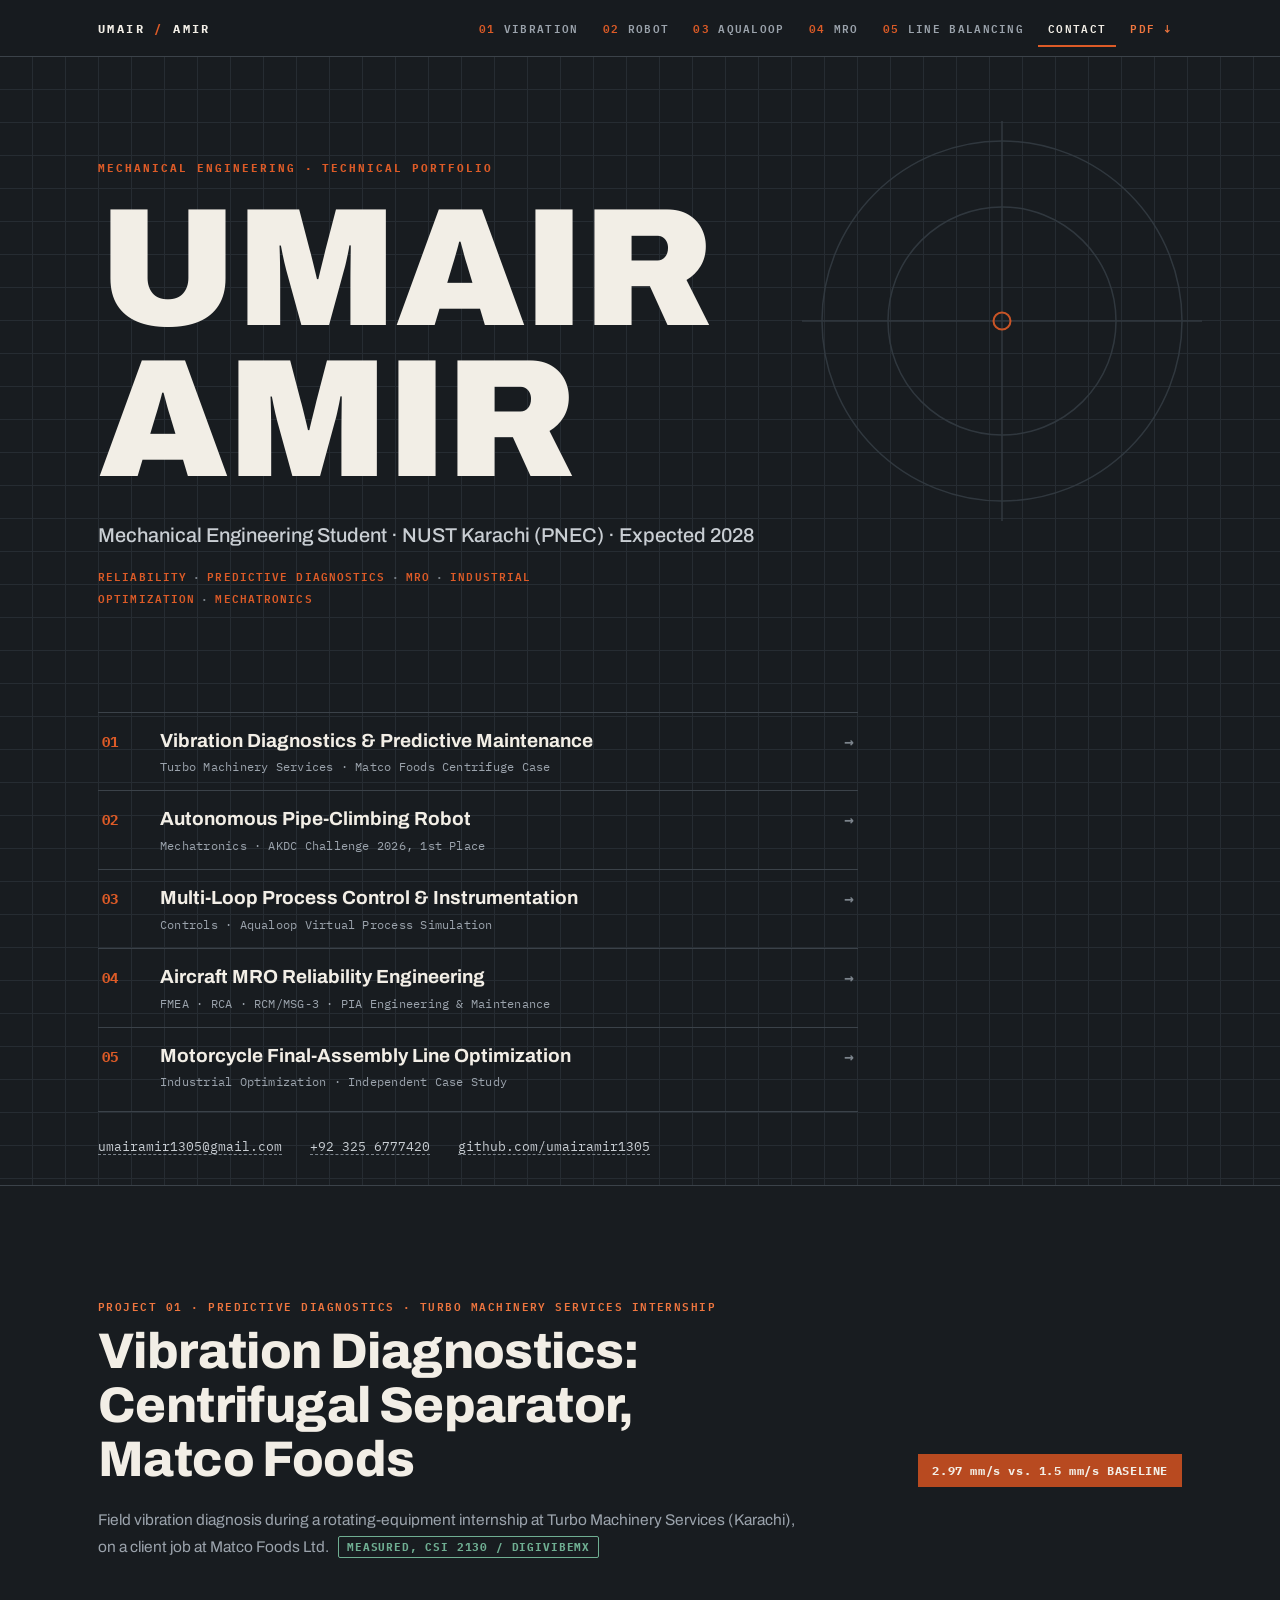
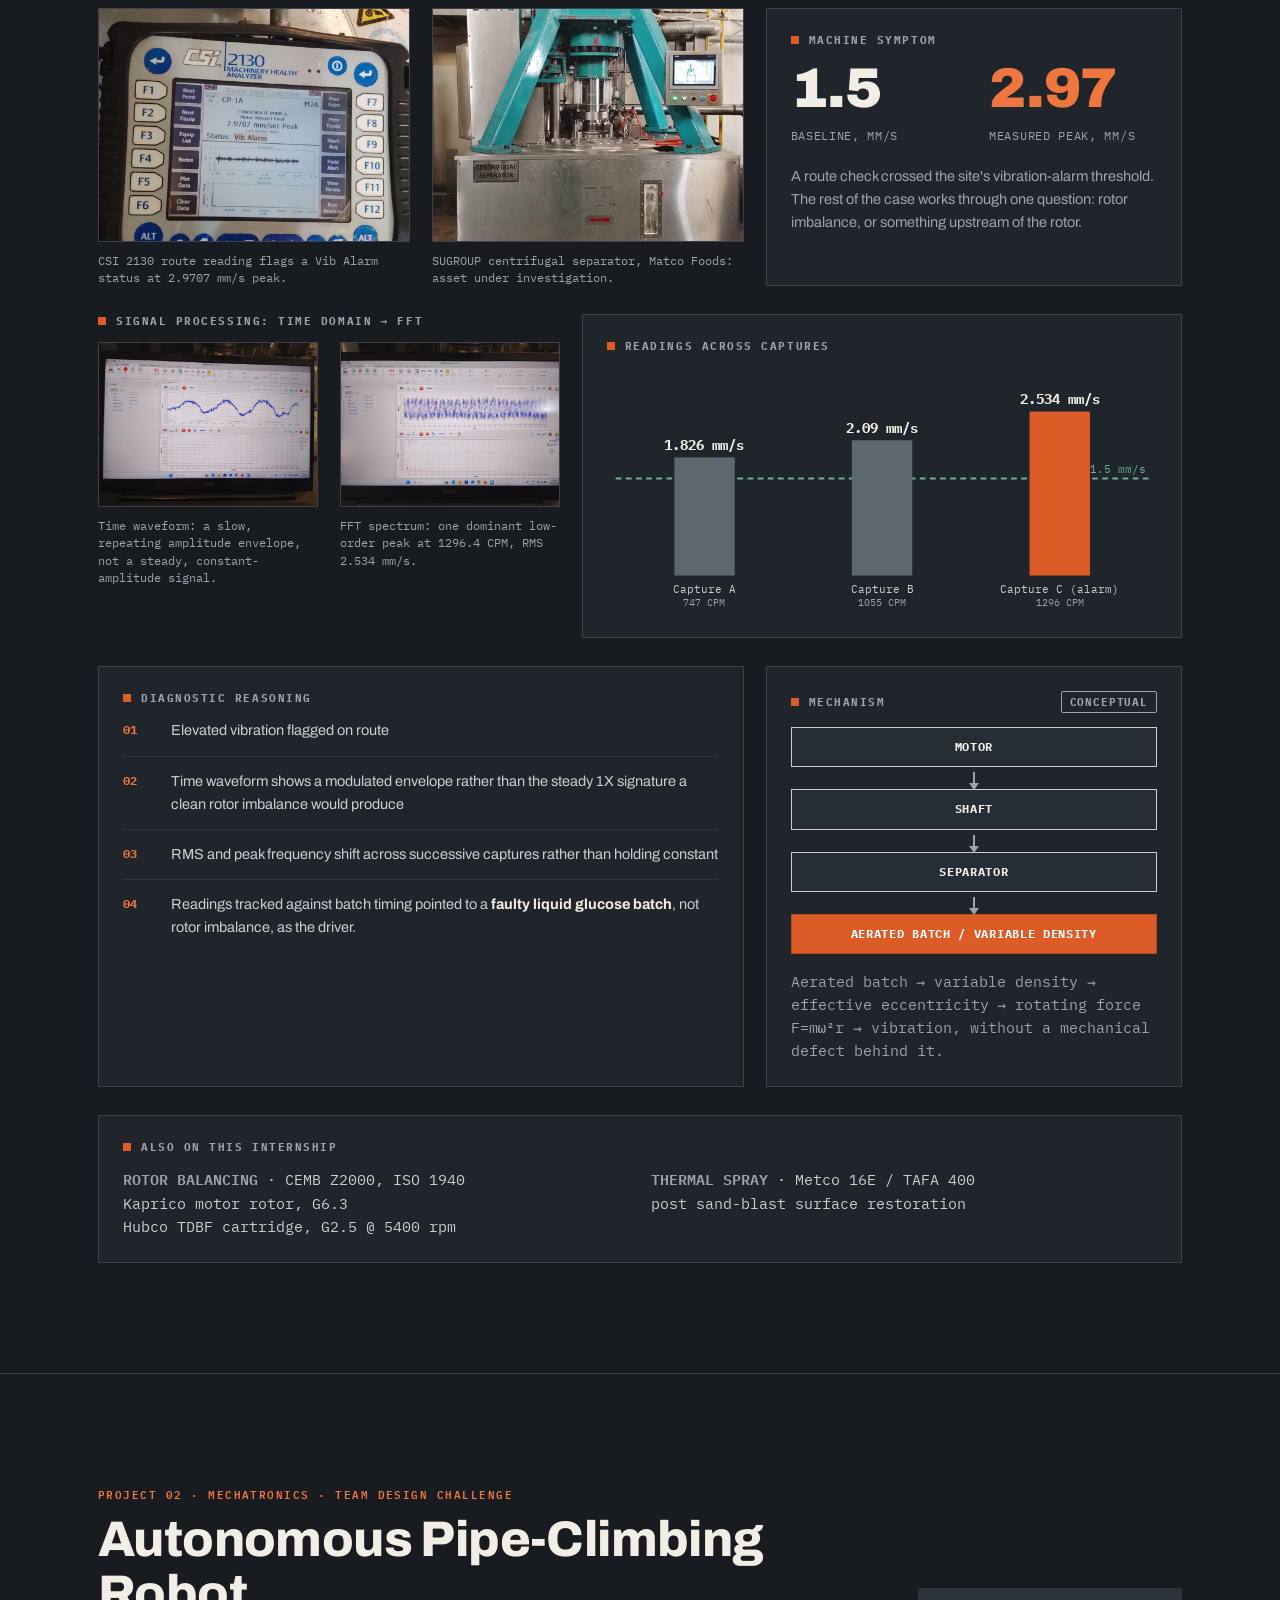
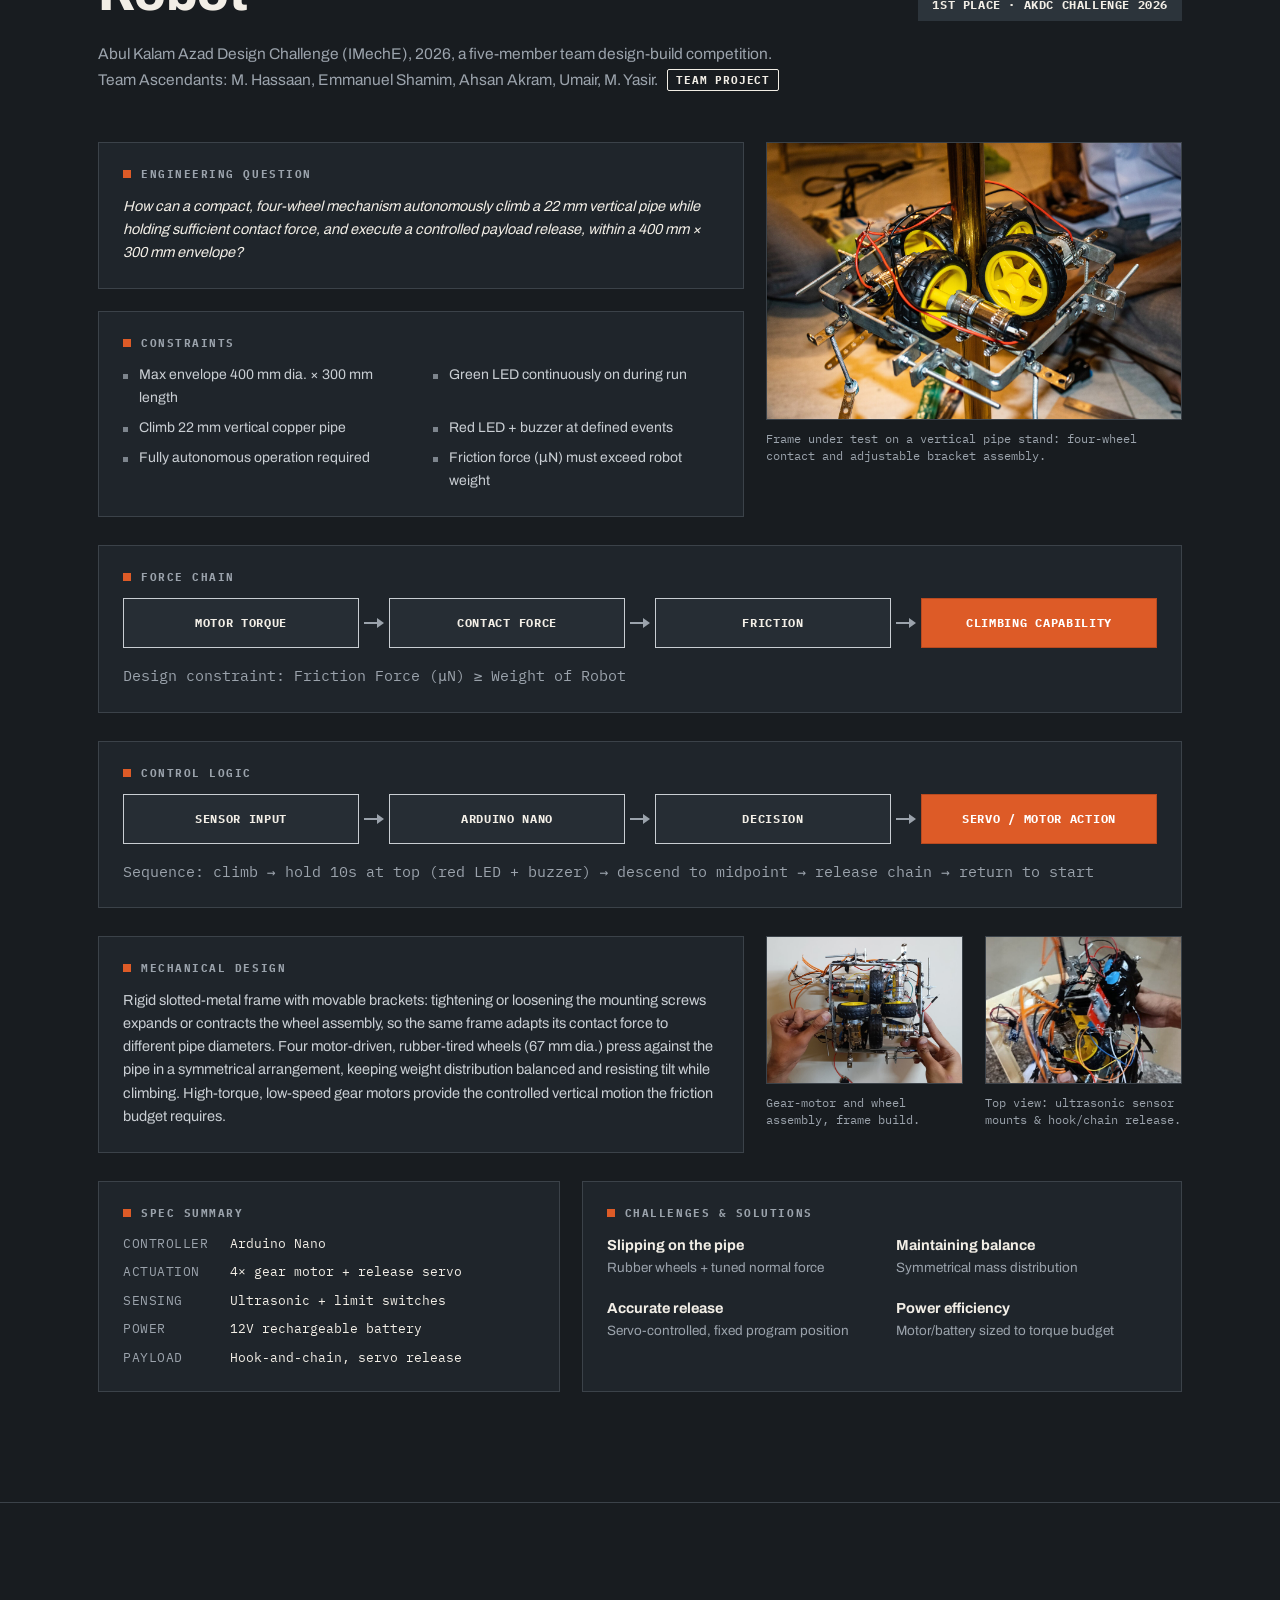
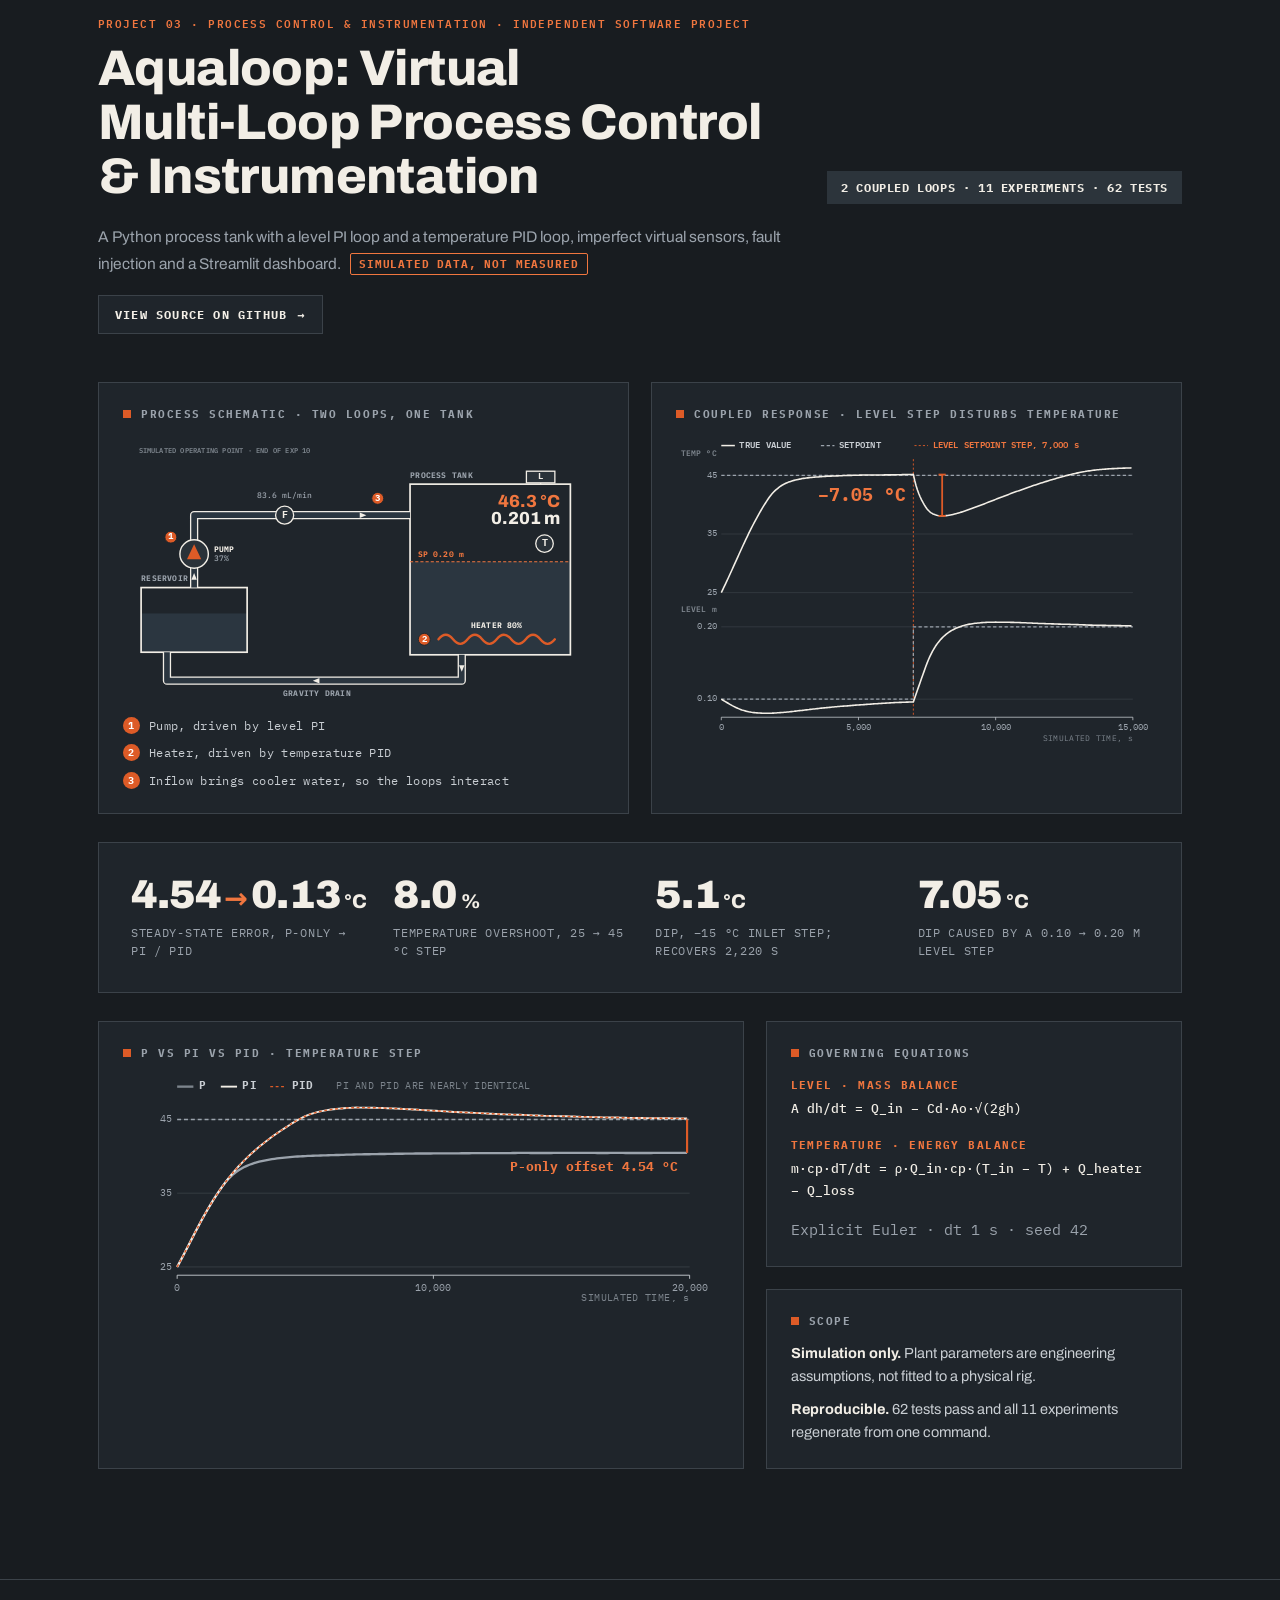
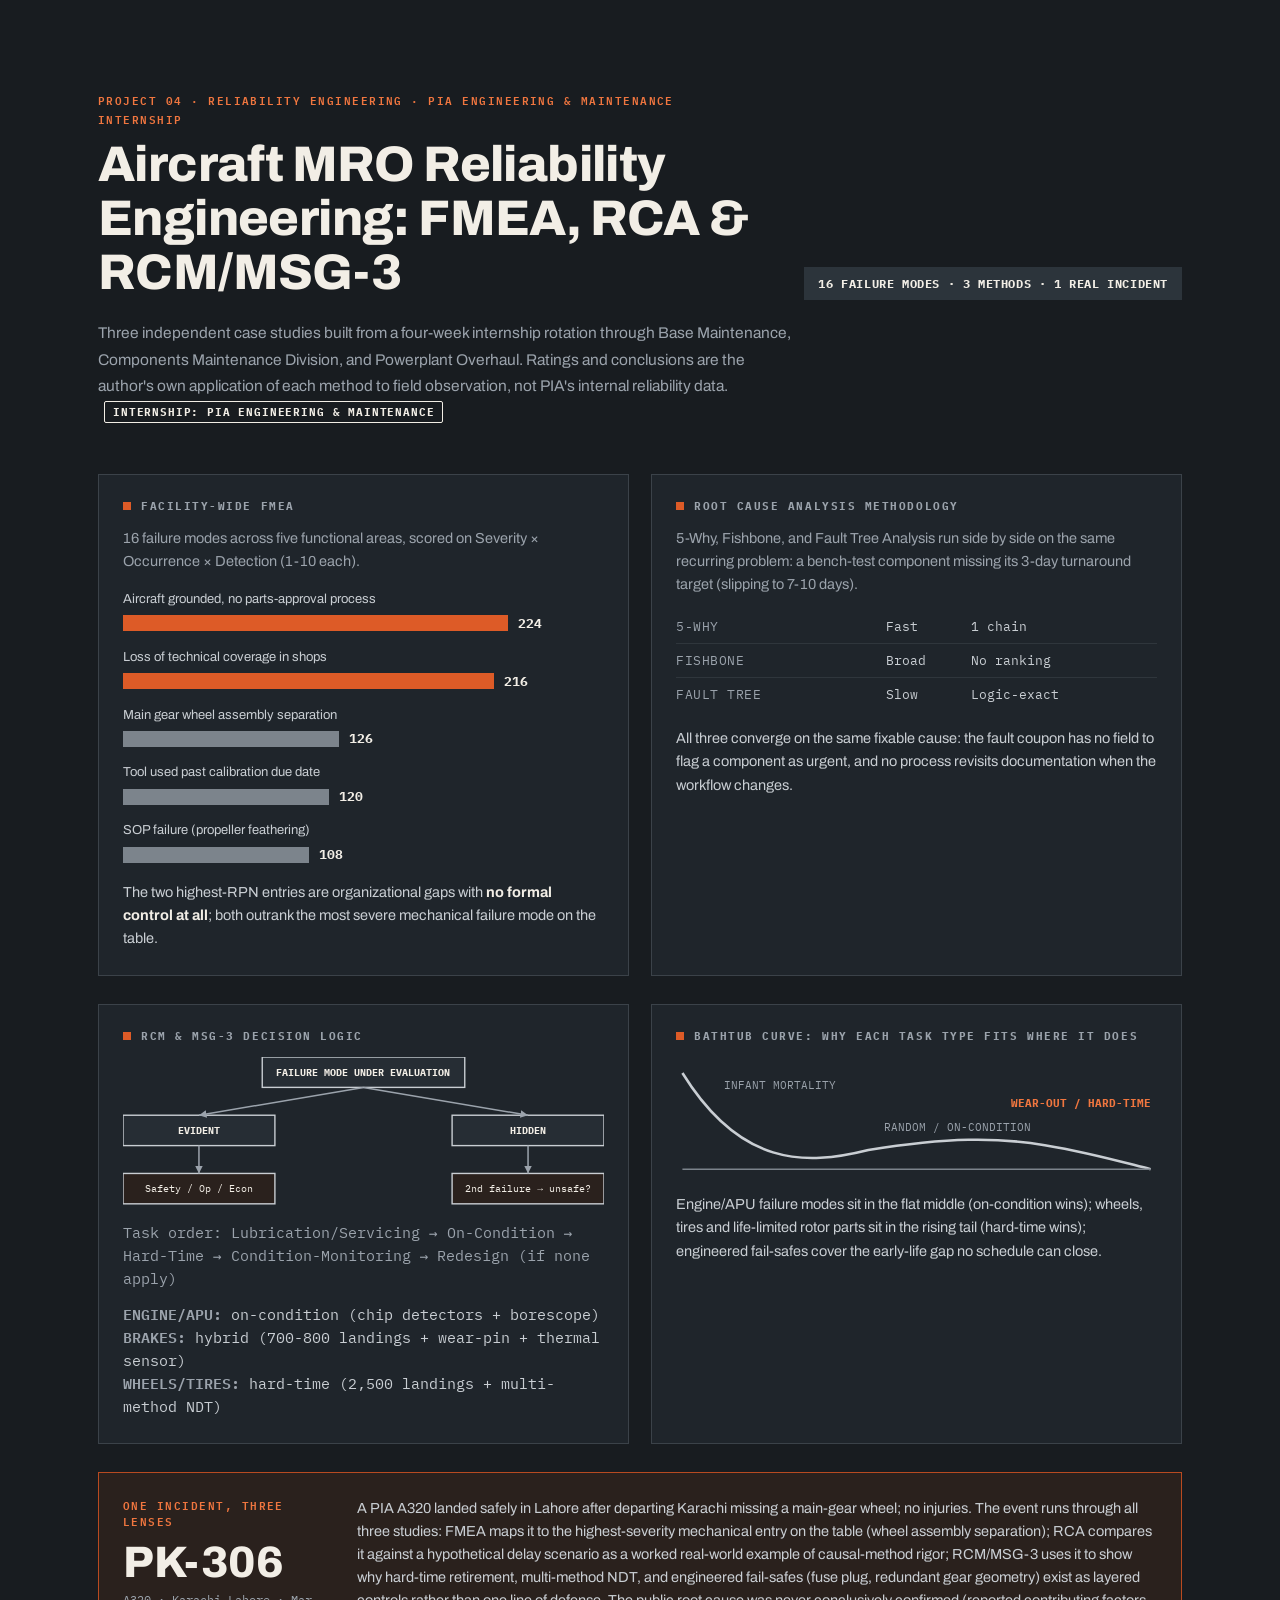
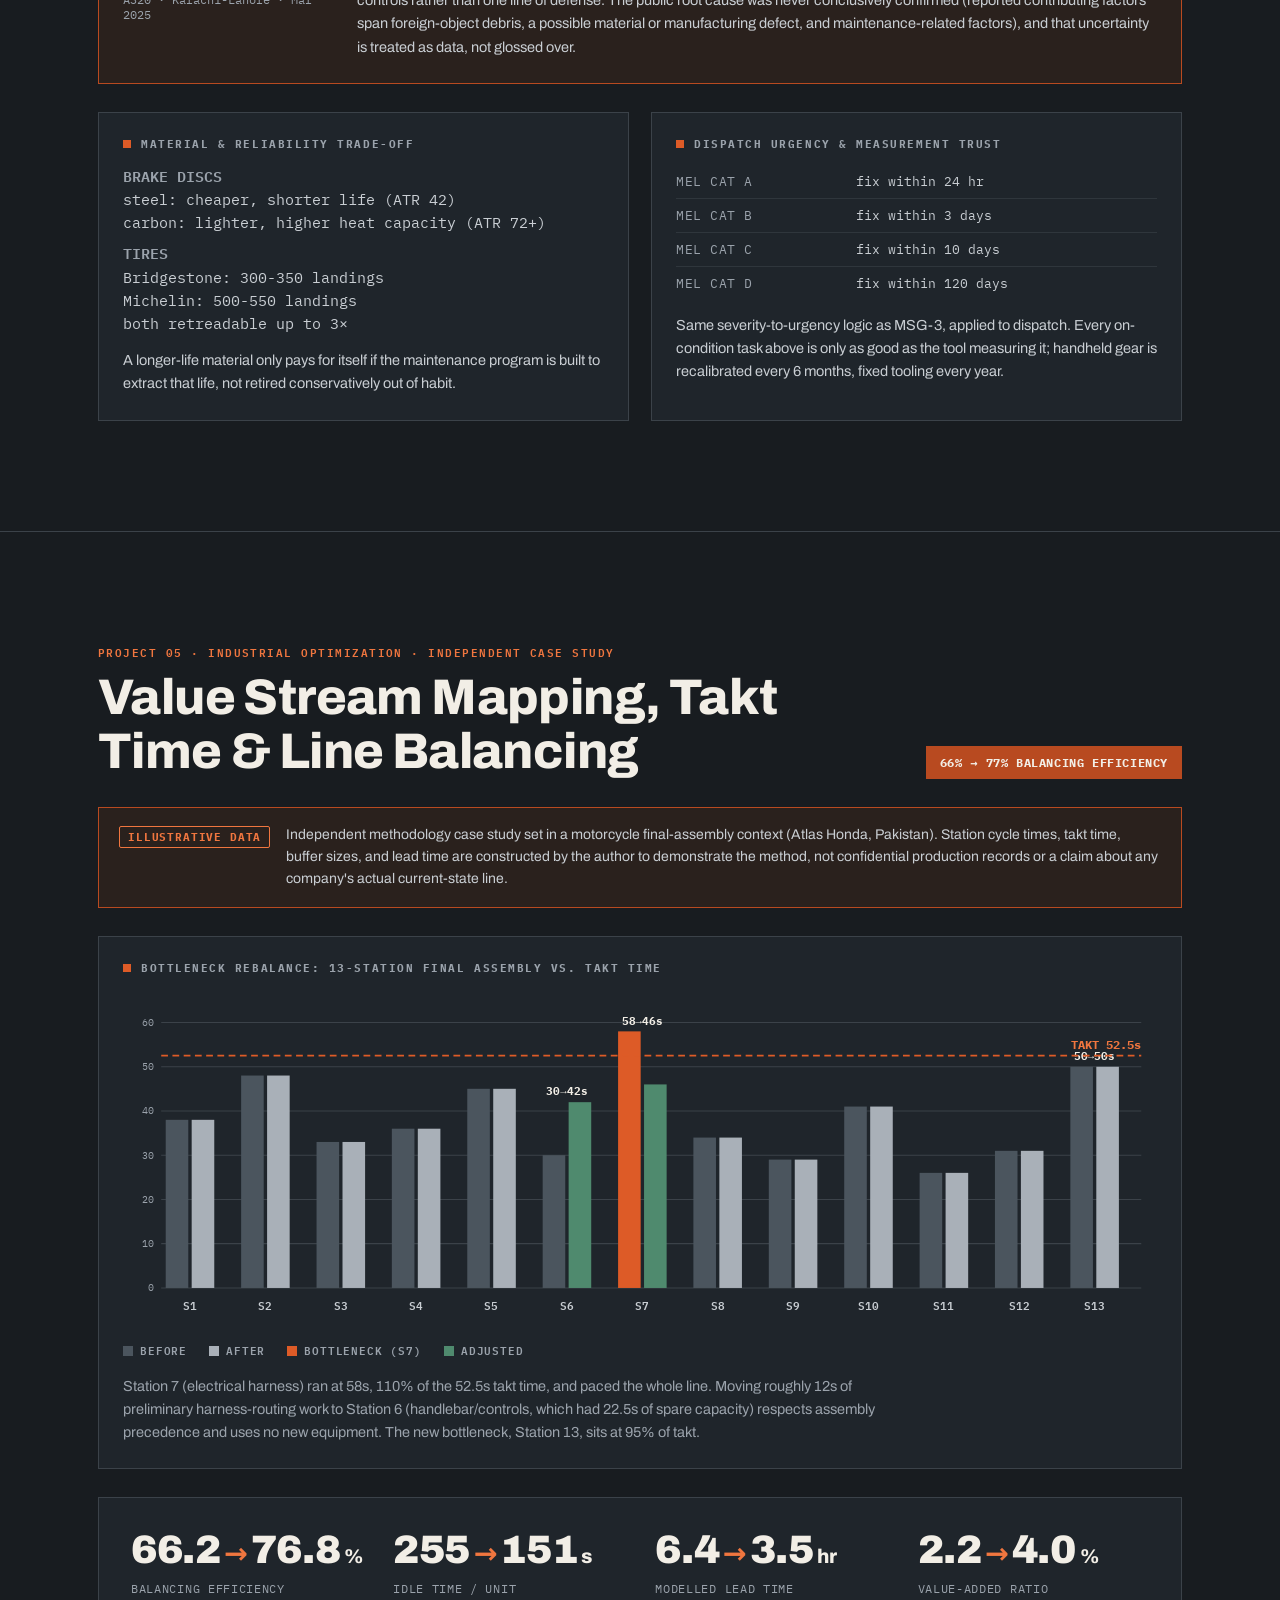
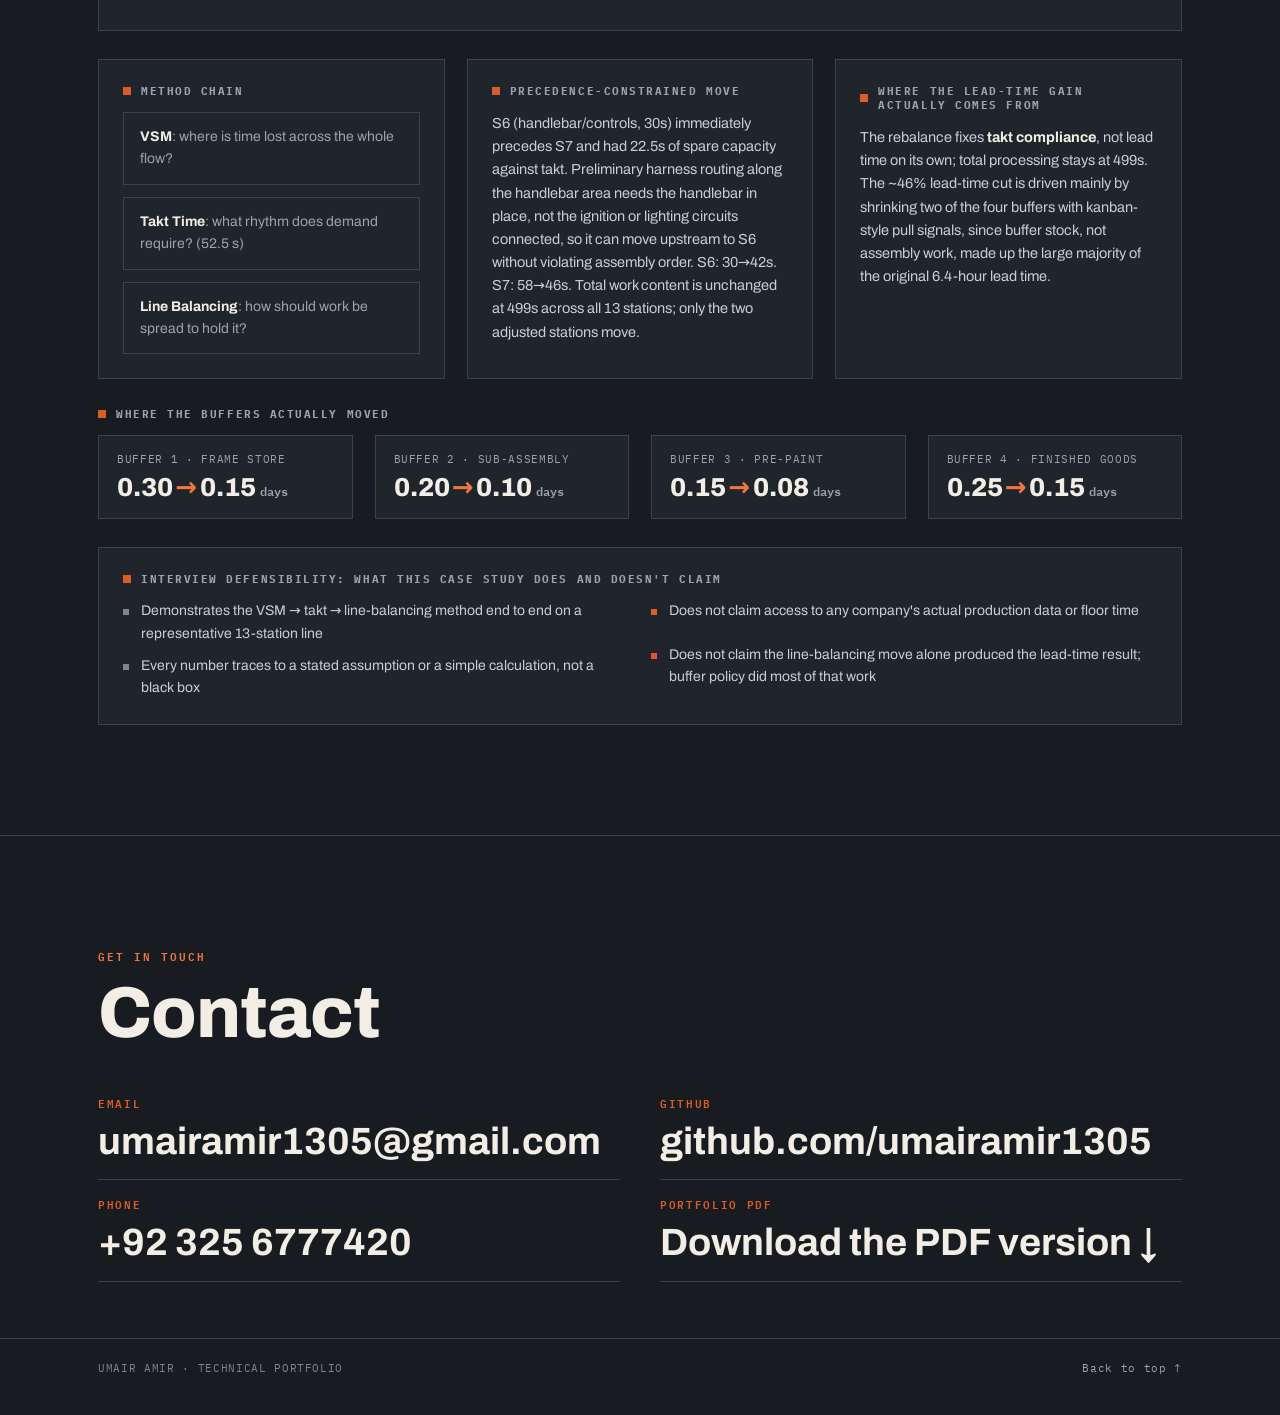
<file: index.html>
<!doctype html>
<html lang="en"><head>
<meta charset="utf-8"><meta name="viewport" content="width=device-width, initial-scale=1">
<title>Umair Amir · Technical Portfolio</title>
<meta name="description" content="Mechanical engineering student at NUST PNEC, Karachi. Technical portfolio: vibration diagnostics, mechatronics, process control, aircraft MRO reliability and line optimization.">
<meta name="theme-color" content="#181c20"><meta name="color-scheme" content="dark">
<link rel="canonical" href="https://umairamir1305.github.io/">
<link rel="icon" href="assets/favicon.svg" type="image/svg+xml">
<meta property="og:type" content="website"><meta property="og:title" content="Umair Amir · Technical Portfolio">
<meta property="og:description" content="Mechanical engineering student at NUST PNEC, Karachi. Technical portfolio: vibration diagnostics, mechatronics, process control, aircraft MRO reliability and line optimization."><meta property="og:url" content="https://umairamir1305.github.io/">
<meta property="og:image" content="https://umairamir1305.github.io/assets/og.png"><meta name="twitter:card" content="summary_large_image">
<link rel="preload" href="assets/fonts/archivo-latin-900-normal.woff2" as="font" type="font/woff2" crossorigin>
<link rel="stylesheet" href="assets/site.css">
</head><body>
<a class="skip" href="#projects">Skip to projects</a>
<header class="nav"><div class="wrap">
  <a class="brand" href="#top">UMAIR <b>/</b> AMIR</a>
  <nav class="links" aria-label="Sections"><a href="#vibration"><em>01</em> Vibration</a><a href="#robot"><em>02</em> Robot</a><a href="#aqualoop"><em>03</em> Aqualoop</a><a href="#mro"><em>04</em> MRO</a><a href="#vsm"><em>05</em> Line Balancing</a><a href="#contact">Contact</a><a class="pdf" href="Umair_Amir_Technical_Portfolio.pdf" download>PDF ↓</a></nav>
</div></header>
<main id="top">
<section class="hero" aria-label="Introduction"><div class="wrap">
  <svg class="crosshair" viewBox="0 0 400 400" aria-hidden="true" fill="none" stroke="#333b42" stroke-width="1.5">
<line x1="200" y1="0" x2="200" y2="400"/><line x1="0" y1="200" x2="400" y2="200"/>
<circle cx="200" cy="200" r="180"/><circle cx="200" cy="200" r="114"/><circle cx="200" cy="200" r="8.5" stroke="#dd5b27" stroke-width="2"/></svg>
  <p class="kicker">Mechanical Engineering · Technical Portfolio</p>
  <h1>UMAIR<br>AMIR</h1>
  <p class="sub">Mechanical Engineering Student · NUST Karachi (PNEC) · Expected 2028</p>
  <p class="tagline">Reliability<i>·</i>Predictive Diagnostics<i>·</i>MRO<i>·</i>Industrial Optimization<i>·</i>Mechatronics</p>
  <ol class="contents" id="projects" aria-label="Projects"><li><a href="#vibration"><span class="n">01</span><span class="t">Vibration Diagnostics &amp; Predictive Maintenance</span><span class="go" aria-hidden="true">→</span><span class="s">Turbo Machinery Services · Matco Foods Centrifuge Case</span></a></li><li><a href="#robot"><span class="n">02</span><span class="t">Autonomous Pipe-Climbing Robot</span><span class="go" aria-hidden="true">→</span><span class="s">Mechatronics · AKDC Challenge 2026, 1st Place</span></a></li><li><a href="#aqualoop"><span class="n">03</span><span class="t">Multi-Loop Process Control &amp; Instrumentation</span><span class="go" aria-hidden="true">→</span><span class="s">Controls · Aqualoop Virtual Process Simulation</span></a></li><li><a href="#mro"><span class="n">04</span><span class="t">Aircraft MRO Reliability Engineering</span><span class="go" aria-hidden="true">→</span><span class="s">FMEA · RCA · RCM/MSG-3 · PIA Engineering &amp; Maintenance</span></a></li><li><a href="#vsm"><span class="n">05</span><span class="t">Motorcycle Final-Assembly Line Optimization</span><span class="go" aria-hidden="true">→</span><span class="s">Industrial Optimization · Independent Case Study</span></a></li></ol>
  <div class="heroct"><a href="mailto:umairamir1305@gmail.com">umairamir1305@gmail.com</a><a href="tel:+923256777420">+92 325 6777420</a><a href="https://github.com/umairamir1305" target="_blank" rel="noopener">github.com/umairamir1305</a></div>
</div></section>

<section class="proj" id="vibration" aria-labelledby="h-vibration"><div class="wrap">
<header class="proj-head"><div><p class="kicker">Project 01 · Predictive Diagnostics · Turbo Machinery Services Internship</p><h2 id="h-vibration">Vibration Diagnostics: Centrifugal Separator, Matco Foods</h2></div><p class="badge hot">2.97 mm/s vs. 1.5 mm/s BASELINE</p></header>
<p class="lead">Field vibration diagnosis during a rotating-equipment internship at Turbo Machinery Services (Karachi), on a client job at Matco Foods Ltd. <span class="tag good">Measured, CSI 2130 / DigivibeMX</span></p>
<div class="stack">
  <div class="grid split">
    <div class="grid g2">
      <figure class="fig crop"><img src="assets/img/csi-reading.jpg" alt="CSI 2130 machinery health analyzer showing a Vib Alarm status" loading="lazy" style="object-position:center 38%"><figcaption>CSI 2130 route reading flags a Vib Alarm status at 2.9707 mm/s peak.</figcaption></figure>
      <figure class="fig crop"><img src="assets/img/separator.jpg" alt="SUGROUP centrifugal separator at Matco Foods" loading="lazy" style="object-position:center 62%"><figcaption>SUGROUP centrifugal separator, Matco Foods: asset under investigation.</figcaption></figure>
    </div>
    <div class="card"><div class="lbl">Machine Symptom</div>
      <div class="metrics" style="grid-template-columns:1fr 1fr">
        <div class="metric"><div class="num">1.5</div><div class="lab">Baseline, mm/s</div></div>
        <div class="metric"><div class="num" style="color:var(--accent-text)">2.97</div><div class="lab">Measured peak, mm/s</div></div>
      </div>
      <p class="muted" style="margin-top:20px">A route check crossed the site's vibration-alarm threshold. The rest of the case works through one question: rotor imbalance, or something upstream of the rotor.</p>
    </div>
  </div>
  <div class="grid split-r">
    <div>
      <p class="lbl" style="margin-bottom:14px">Signal Processing: Time Domain → FFT</p>
      <div class="grid g2">
        <figure class="fig crop"><img src="assets/img/waveform.jpg" alt="Time waveform on the analysis software" loading="lazy" style="object-position:center 40%"><figcaption>Time waveform: a slow, repeating amplitude envelope, not a steady, constant-amplitude signal.</figcaption></figure>
        <figure class="fig crop"><img src="assets/img/fft.jpg" alt="FFT spectrum on the analysis software" loading="lazy" style="object-position:center 40%"><figcaption>FFT spectrum: one dominant low-order peak at 1296.4 CPM, RMS 2.534 mm/s.</figcaption></figure>
      </div>
    </div>
    <div class="card"><div class="lbl">Readings Across Captures</div><div class="scroll mw" style="--mw:400px"><svg role="img" aria-label="Vibration readings across three captures against the 1.5 mm/s baseline" viewBox="0 0 380 170" xmlns="http://www.w3.org/2000/svg" font-family="Plex, monospace"><line x1="6" y1="77.0" x2="374" y2="77.0" stroke="#6fae92" stroke-width="1.4" stroke-dasharray="4,3"/><text x="372" y="73.0" font-size="7.6" fill="#6fae92" text-anchor="end">BASE 1.5 mm/s</text><rect x="46.5" y="62.4" width="41.7" height="81.6" fill="#5d6770"/><text x="67.3" y="57.4" font-size="9.5" fill="#f2eee6" text-anchor="middle" font-weight="700">1.826 mm/s</text><text x="67.3" y="156.0" font-size="7.6" fill="#c9ced3" text-anchor="middle">Capture A</text><text x="67.3" y="165.0" font-size="7.2" fill="#9ba3ac" text-anchor="middle">747 CPM</text><rect x="169.1" y="50.6" width="41.7" height="93.4" fill="#5d6770"/><text x="190.0" y="45.6" font-size="9.5" fill="#f2eee6" text-anchor="middle" font-weight="700">2.09 mm/s</text><text x="190.0" y="156.0" font-size="7.6" fill="#c9ced3" text-anchor="middle">Capture B</text><text x="190.0" y="165.0" font-size="7.2" fill="#9ba3ac" text-anchor="middle">1055 CPM</text><rect x="291.8" y="30.8" width="41.7" height="113.2" fill="#dd5b27"/><text x="312.7" y="25.8" font-size="9.5" fill="#f2eee6" text-anchor="middle" font-weight="700">2.534 mm/s</text><text x="312.7" y="156.0" font-size="7.6" fill="#c9ced3" text-anchor="middle">Capture C (alarm)</text><text x="312.7" y="165.0" font-size="7.2" fill="#9ba3ac" text-anchor="middle">1296 CPM</text></svg></div><p class="swipe" aria-hidden="true">Swipe to pan ↔</p></div>
  </div>
  <div class="grid split">
    <div class="card"><div class="lbl">Diagnostic Reasoning</div>
      <ol class="steps">
        <li><span>Elevated vibration flagged on route</span></li>
        <li><span>Time waveform shows a modulated envelope rather than the steady 1X signature a clean rotor imbalance would produce</span></li>
        <li><span>RMS and peak frequency shift across successive captures rather than holding constant</span></li>
        <li><span>Readings tracked against batch timing pointed to a <b>faulty liquid glucose batch</b>, not rotor imbalance, as the driver.</span></li>
      </ol>
    </div>
    <div class="card"><div class="lbl">Mechanism<span class="tag soft">Conceptual</span></div>
      <ol class="chain v"><li>Motor</li><li>Shaft</li><li>Separator</li><li class="hot">Aerated batch / variable density</li></ol>
      <p class="cap">Aerated batch → variable density → effective eccentricity → rotating force F=mω²r → vibration, without a mechanical defect behind it.</p>
    </div>
  </div>
  <div class="card"><div class="lbl">Also on this Internship</div>
    <div class="grid g2">
      <ul class="mono-list"><li><b>ROTOR BALANCING</b> · CEMB Z2000, ISO 1940</li><li>Kaprico motor rotor, G6.3</li><li>Hubco TDBF cartridge, G2.5 @ 5400 rpm</li></ul>
      <ul class="mono-list"><li><b>THERMAL SPRAY</b> · Metco 16E / TAFA 400</li><li>post sand-blast surface restoration</li></ul>
    </div>
  </div>
</div></div></section>
<section class="proj" id="robot" aria-labelledby="h-robot"><div class="wrap">
<header class="proj-head"><div><p class="kicker">Project 02 · Mechatronics · Team Design Challenge</p><h2 id="h-robot">Autonomous Pipe-Climbing Robot</h2></div><p class="badge">1ST PLACE · AKDC CHALLENGE 2026</p></header>
<p class="lead">Abul Kalam Azad Design Challenge (IMechE), 2026, a five-member team design-build competition. Team Ascendants: M. Hassaan, Emmanuel Shamim, Ahsan Akram, Umair, M. Yasir. <span class="tag">Team Project</span></p>
<div class="stack">
  <div class="grid split">
    <div class="grid" style="align-content:start">
      <div class="card"><div class="lbl">Engineering Question</div><p class="q">How can a compact, four-wheel mechanism autonomously climb a 22 mm vertical pipe while holding sufficient contact force, and execute a controlled payload release, within a 400 mm × 300 mm envelope?</p></div>
      <div class="card"><div class="lbl">Constraints</div>
        <ul class="cons"><li>Max envelope 400 mm dia. × 300 mm length</li><li>Green LED continuously on during run</li><li>Climb 22 mm vertical copper pipe</li><li>Red LED + buzzer at defined events</li><li>Fully autonomous operation required</li><li>Friction force (μN) must exceed robot weight</li></ul>
      </div>
    </div>
    <figure class="fig"><img src="assets/img/robot-frame.jpg" alt="Robot frame under test on a vertical pipe stand" loading="lazy"><figcaption>Frame under test on a vertical pipe stand: four-wheel contact and adjustable bracket assembly.</figcaption></figure>
  </div>
  <div class="card"><div class="lbl">Force Chain</div>
    <ol class="chain"><li>Motor torque</li><li>Contact force</li><li>Friction</li><li class="hot">Climbing capability</li></ol>
    <p class="cap">Design constraint: Friction Force (μN) ≥ Weight of Robot</p></div>
  <div class="card"><div class="lbl">Control Logic</div>
    <ol class="chain"><li>Sensor input</li><li>Arduino Nano</li><li>Decision</li><li class="hot">Servo / motor action</li></ol>
    <p class="cap">Sequence: climb → hold 10s at top (red LED + buzzer) → descend to midpoint → release chain → return to start</p></div>
  <div class="grid split">
    <div class="card"><div class="lbl">Mechanical Design</div><p>Rigid slotted-metal frame with movable brackets: tightening or loosening the mounting screws expands or contracts the wheel assembly, so the same frame adapts its contact force to different pipe diameters. Four motor-driven, rubber-tired wheels (67 mm dia.) press against the pipe in a symmetrical arrangement, keeping weight distribution balanced and resisting tilt while climbing. High-torque, low-speed gear motors provide the controlled vertical motion the friction budget requires.</p></div>
    <div class="grid g2">
      <figure class="fig crop"><img src="assets/img/robot-gearmotor.jpg" alt="Gear-motor and wheel assembly in the frame build" loading="lazy"><figcaption>Gear-motor and wheel assembly, frame build.</figcaption></figure>
      <figure class="fig crop"><img src="assets/img/robot-topview.jpg" alt="Top view of the robot showing ultrasonic sensor mounts and hook release" loading="lazy" style="object-position:center 45%"><figcaption>Top view: ultrasonic sensor mounts &amp; hook/chain release.</figcaption></figure>
    </div>
  </div>
  <div class="grid split-r">
    <div class="card"><div class="lbl">Spec Summary</div>
      <dl class="kv"><dt>CONTROLLER</dt><dd>Arduino Nano</dd><dt>ACTUATION</dt><dd>4× gear motor + release servo</dd><dt>SENSING</dt><dd>Ultrasonic + limit switches</dd><dt>POWER</dt><dd>12V rechargeable battery</dd><dt>PAYLOAD</dt><dd>Hook-and-chain, servo release</dd></dl></div>
    <div class="card"><div class="lbl">Challenges &amp; Solutions</div>
      <div class="sol"><div><b>Slipping on the pipe</b><span>Rubber wheels + tuned normal force</span></div><div><b>Maintaining balance</b><span>Symmetrical mass distribution</span></div><div><b>Accurate release</b><span>Servo-controlled, fixed program position</span></div><div><b>Power efficiency</b><span>Motor/battery sized to torque budget</span></div></div></div>
  </div>
</div></div></section>
<section class="proj" id="aqualoop" aria-labelledby="h-aqualoop"><div class="wrap">
<header class="proj-head"><div><p class="kicker">Project 03 · Process Control &amp; Instrumentation · Independent Software Project</p><h2 id="h-aqualoop">Aqualoop: Virtual <span style="white-space:nowrap">Multi-Loop</span> Process Control &amp; Instrumentation</h2></div><p class="badge">2 COUPLED LOOPS · 11 EXPERIMENTS · 62 TESTS</p></header>
<p class="lead">A Python process tank with a level PI loop and a temperature PID loop, imperfect virtual sensors, fault injection and a Streamlit dashboard. <span class="tag warn">Simulated data, not measured</span><br>
<a class="btn" href="https://github.com/umairamir1305/aqualoop" target="_blank" rel="noopener">View source on GitHub <span aria-hidden="true">→</span></a></p>
<div class="stack">
  <div class="grid aq2">
    <div class="card"><div class="lbl">Process Schematic · Two Loops, One Tank</div><div class="scroll mw"><svg role="img" aria-label="Process schematic: reservoir, pump, process tank with level, temperature and flow sensors, heater and gravity drain" viewBox="0 0 372 207.2"><rect x="222" y="98" width="124" height="72" fill="#2b3640"/><rect x="14" y="138" width="82" height="30" fill="#2b3640"/><rect x="222" y="38" width="124" height="132" fill="none" stroke="#f2eee6" stroke-width="1.3"/><rect x="14" y="118" width="82" height="50" fill="none" stroke="#f2eee6" stroke-width="1.3"/><line x1="222" x2="346" y1="98" y2="98" stroke="#f0763f" stroke-width=".8" stroke-dasharray="2.4 1.6"/><text x="228.00" y="94.20" font-family="Plex, monospace" font-size="6.21" font-weight="700" fill="#f0763f" text-anchor="start" letter-spacing="0.1">SP 0.20 m</text><path d="M55,118 V62 H222" fill="none" stroke="#f2eee6" stroke-width="6.4" stroke-linejoin="round"/><path d="M55,118 V62 H222" fill="none" stroke="#2b3640" stroke-width="4.4" stroke-linejoin="round"/><path d="M262,170 V190 H34 V168" fill="none" stroke="#f2eee6" stroke-width="6.4" stroke-linejoin="round"/><path d="M262,170 V190 H34 V168" fill="none" stroke="#2b3640" stroke-width="4.4" stroke-linejoin="round"/><polygon points="55.00,106.80 57.10,111.92 52.90,111.92" fill="#f2eee6"/><polygon points="188.20,62.00 183.08,64.10 183.08,59.90" fill="#f2eee6"/><polygon points="146.80,190.00 151.92,187.90 151.92,192.10" fill="#f2eee6"/><polygon points="262.00,183.20 259.90,178.08 264.10,178.08" fill="#f2eee6"/><circle cx="55" cy="92" r="11" fill="#2a3239" stroke="#f2eee6" stroke-width="1.1"/><polygon points="55,84.5 49.5,96 60.5,96" fill="#dd5b27"/><text x="70.00" y="90.50" font-family="Plex, monospace" font-size="6.48" font-weight="700" fill="#f2eee6" text-anchor="start" letter-spacing="0.15">PUMP</text><text x="70.00" y="97.50" font-family="Plex, monospace" font-size="6.48" font-weight="500" fill="#9ba3ac" text-anchor="start" letter-spacing="0.1">37%</text><circle cx="125" cy="62" r="7" fill="#2a3239" stroke="#f2eee6" stroke-width="1"/><text x="125.00" y="64.00" font-family="Plex, monospace" font-size="7.56" font-weight="700" fill="#f2eee6" text-anchor="middle" letter-spacing="0">F</text><text x="125.00" y="49.00" font-family="Plex, monospace" font-size="6.08" font-weight="500" fill="#9ba3ac" text-anchor="middle" letter-spacing="0.05">83.6 mL/min</text><line x1="323" x2="323" y1="37" y2="38" stroke="#f2eee6" stroke-width="1"/><rect x="312" y="28" width="22" height="9" fill="#2a3239" stroke="#f2eee6" stroke-width="1"/><text x="323.00" y="34.40" font-family="Plex, monospace" font-size="7.29" font-weight="700" fill="#f2eee6" text-anchor="middle" letter-spacing="0">L</text><circle cx="326" cy="84" r="6.8" fill="#2a3239" stroke="#f2eee6" stroke-width="1"/><text x="326.00" y="86.00" font-family="Plex, monospace" font-size="7.56" font-weight="700" fill="#f2eee6" text-anchor="middle" letter-spacing="0">T</text><path d="M244,158 q5.625,-7 11.25,0 t11.25,0 t11.25,0 t11.25,0 t11.25,0 t11.25,0 t11.25,0 t11.25,0" fill="none" stroke="#dd5b27" stroke-width="1.8" stroke-linecap="round"/><text x="289.00" y="149.50" font-family="Plex, monospace" font-size="6.48" font-weight="700" fill="#f2eee6" text-anchor="middle" letter-spacing="0.12">HEATER 80%</text><text x="338" y="56" font-family="Archivo" font-weight="800" font-size="13.50" fill="#f0763f" text-anchor="end">46.3 °C</text><text x="338" y="69" font-family="Archivo" font-weight="800" font-size="13.50" fill="#f2eee6" text-anchor="end">0.201 m</text><text x="222.00" y="33.00" font-family="Plex, monospace" font-size="6.48" font-weight="700" fill="#9ba3ac" text-anchor="start" letter-spacing="0.18">PROCESS TANK</text><text x="14.00" y="113.00" font-family="Plex, monospace" font-size="6.48" font-weight="700" fill="#9ba3ac" text-anchor="start" letter-spacing="0.18">RESERVOIR</text><text x="150.00" y="201.50" font-family="Plex, monospace" font-size="6.21" font-weight="700" fill="#9ba3ac" text-anchor="middle" letter-spacing="0.18">GRAVITY DRAIN</text><text x="12.00" y="14.00" font-family="Plex, monospace" font-size="5.67" font-weight="600" fill="#7c848c" text-anchor="start" letter-spacing="0.15">SIMULATED OPERATING POINT · END OF EXP 10</text><circle cx="37" cy="79" r="4.6" fill="#dd5b27" stroke="#1f252b" stroke-width=".7"/><text x="37.00" y="80.80" font-family="Plex, monospace" font-size="7.02" font-weight="700" fill="#fff" text-anchor="middle" letter-spacing="0">1</text><circle cx="233" cy="158" r="4.6" fill="#dd5b27" stroke="#1f252b" stroke-width=".7"/><text x="233.00" y="159.80" font-family="Plex, monospace" font-size="7.02" font-weight="700" fill="#fff" text-anchor="middle" letter-spacing="0">2</text><circle cx="197" cy="49" r="4.6" fill="#dd5b27" stroke="#1f252b" stroke-width=".7"/><text x="197.00" y="50.80" font-family="Plex, monospace" font-size="7.02" font-weight="700" fill="#fff" text-anchor="middle" letter-spacing="0">3</text></svg></div><p class="swipe" aria-hidden="true">Swipe to pan ↔</p>
      <div class="legend-n"><div><b>1</b>Pump, driven by level PI</div><div><b>2</b>Heater, driven by temperature PID</div><div><b>3</b>Inflow brings cooler water, so the loops interact</div></div></div>
    <div class="card"><div class="lbl">Coupled Response · Level Step Disturbs Temperature</div><div class="scroll mw"><svg role="img" aria-label="Coupled response: a level setpoint step causes a 7.05 degree temperature dip" viewBox="0 0 318.7 205"><line x1="30" x2="302.7" y1="104.44" y2="104.44" stroke="#3b4249" stroke-width=".43"/><text x="27.00" y="105.94" font-family="Plex, monospace" font-size="5.67" font-weight="400" fill="#9ba3ac" text-anchor="end" letter-spacing="0">25</text><line x1="30" x2="302.7" y1="65.60" y2="65.60" stroke="#3b4249" stroke-width=".43"/><text x="27.00" y="67.10" font-family="Plex, monospace" font-size="5.67" font-weight="400" fill="#9ba3ac" text-anchor="end" letter-spacing="0">35</text><line x1="30" x2="302.7" y1="26.77" y2="26.77" stroke="#3b4249" stroke-width=".43"/><text x="27.00" y="28.27" font-family="Plex, monospace" font-size="5.67" font-weight="400" fill="#9ba3ac" text-anchor="end" letter-spacing="0">45</text><line x1="30" x2="302.7" y1="175.02" y2="175.02" stroke="#3b4249" stroke-width=".43"/><text x="27.00" y="176.52" font-family="Plex, monospace" font-size="5.67" font-weight="400" fill="#9ba3ac" text-anchor="end" letter-spacing="0">0.10</text><line x1="30" x2="302.7" y1="127.11" y2="127.11" stroke="#3b4249" stroke-width=".43"/><text x="27.00" y="128.61" font-family="Plex, monospace" font-size="5.67" font-weight="400" fill="#9ba3ac" text-anchor="end" letter-spacing="0">0.20</text><text x="27.00" y="14.00" font-family="Plex, monospace" font-size="5.40" font-weight="600" fill="#7c848c" text-anchor="end" letter-spacing="0.1">TEMP °C</text><text x="27.00" y="117.32" font-family="Plex, monospace" font-size="5.40" font-weight="600" fill="#7c848c" text-anchor="end" letter-spacing="0.1">LEVEL m</text><line x1="157.26" x2="157.26" y1="16" y2="187" stroke="#dd5b27" stroke-width=".6" stroke-dasharray="1.4 1.4"/><line x1="30" x2="302.7" y1="26.77" y2="26.77" stroke="#9ba3ac" stroke-width=".8" stroke-dasharray="2.2 1.6"/><path d="M30.00,175.02 L157.26,175.02 L157.26,127.11 L302.7,127.11" fill="none" stroke="#9ba3ac" stroke-width=".8" stroke-dasharray="2.2 1.6"/><path d="M30.00,104.44 L30.91,102.57 L31.82,100.68 L32.73,98.77 L33.64,96.84 L34.55,94.89 L35.45,92.93 L36.36,90.94 L37.27,88.94 L38.18,86.93 L39.09,84.91 L40.00,82.90 L40.91,80.89 L41.82,78.88 L42.73,76.87 L43.63,74.88 L44.54,72.90 L45.45,70.95 L46.36,69.02 L47.27,67.12 L48.18,65.24 L49.09,63.40 L50.00,61.58 L50.91,59.80 L51.82,58.05 L52.73,56.33 L53.63,54.67 L54.54,53.02 L55.45,51.42 L56.36,49.85 L57.27,48.32 L58.18,46.83 L59.09,45.37 L60.00,43.93 L60.91,42.55 L61.81,41.25 L62.72,40.05 L63.63,38.95 L64.54,37.95 L65.45,37.04 L66.36,36.19 L67.27,35.46 L68.18,34.74 L69.09,34.10 L70.00,33.47 L70.91,32.92 L71.81,32.42 L72.72,31.98 L73.63,31.60 L74.54,31.22 L75.45,30.90 L76.36,30.61 L77.27,30.32 L78.18,30.07 L79.09,29.87 L80.00,29.65 L80.90,29.44 L81.81,29.24 L82.72,29.08 L83.63,28.87 L84.54,28.75 L85.45,28.61 L86.36,28.51 L87.27,28.39 L88.18,28.26 L89.09,28.19 L89.99,28.11 L90.90,28.02 L91.81,27.92 L92.72,27.88 L93.63,27.82 L94.54,27.77 L95.45,27.67 L96.36,27.61 L97.27,27.51 L98.17,27.45 L99.08,27.39 L99.99,27.33 L100.90,27.27 L101.81,27.24 L102.72,27.23 L103.63,27.21 L104.54,27.17 L105.45,27.14 L106.36,27.09 L107.27,27.07 L108.17,27.05 L109.08,27.01 L109.99,26.95 L110.90,26.88 L111.81,26.82 L112.72,26.80 L113.63,26.75 L114.54,26.74 L115.45,26.74 L116.36,26.73 L117.26,26.71 L118.17,26.71 L119.08,26.70 L119.99,26.69 L120.90,26.63 L121.81,26.61 L122.72,26.57 L123.63,26.53 L124.54,26.52 L125.44,26.52 L126.35,26.53 L127.26,26.52 L128.17,26.52 L129.08,26.53 L129.99,26.52 L130.90,26.51 L131.81,26.51 L132.72,26.51 L133.63,26.48 L134.53,26.50 L135.44,26.50 L136.35,26.50 L137.26,26.48 L138.17,26.44 L139.08,26.42 L139.99,26.41 L140.90,26.41 L141.81,26.44 L142.72,26.41 L143.62,26.41 L144.53,26.39 L145.44,26.38 L146.35,26.34 L147.26,26.34 L148.17,26.32 L149.08,26.29 L149.99,26.23 L150.90,26.23 L151.81,26.21 L152.72,26.20 L153.62,26.19 L154.53,26.18 L155.44,26.15 L156.35,26.13 L157.26,26.10 L158.17,30.17 L159.08,33.58 L159.99,36.47 L160.90,38.94 L161.81,41.06 L162.71,42.97 L163.62,44.70 L164.53,46.28 L165.44,47.73 L166.35,49.00 L167.26,50.04 L168.17,50.88 L169.08,51.57 L169.99,52.13 L170.90,52.57 L171.80,52.91 L172.71,53.17 L173.62,53.36 L174.53,53.48 L175.44,53.56 L176.35,53.59 L177.26,53.57 L178.17,53.52 L179.08,53.43 L179.99,53.33 L180.89,53.18 L181.80,53.01 L182.71,52.82 L183.62,52.61 L184.53,52.38 L185.44,52.16 L186.35,51.92 L187.26,51.65 L188.17,51.39 L189.07,51.10 L189.98,50.81 L190.89,50.52 L191.80,50.22 L192.71,49.91 L193.62,49.58 L194.53,49.26 L195.44,48.92 L196.35,48.58 L197.26,48.24 L198.16,47.90 L199.07,47.54 L199.98,47.20 L200.89,46.86 L201.80,46.52 L202.71,46.17 L203.62,45.82 L204.53,45.48 L205.44,45.14 L206.35,44.79 L207.25,44.42 L208.16,44.06 L209.07,43.71 L209.98,43.36 L210.89,43.00 L211.80,42.65 L212.71,42.29 L213.62,41.92 L214.53,41.58 L215.44,41.23 L216.34,40.90 L217.25,40.54 L218.16,40.21 L219.07,39.86 L219.98,39.52 L220.89,39.18 L221.80,38.83 L222.71,38.50 L223.62,38.17 L224.53,37.84 L225.44,37.51 L226.34,37.19 L227.25,36.87 L228.16,36.54 L229.07,36.20 L229.98,35.88 L230.89,35.57 L231.80,35.24 L232.71,34.90 L233.62,34.59 L234.53,34.29 L235.43,33.99 L236.34,33.66 L237.25,33.36 L238.16,33.06 L239.07,32.75 L239.98,32.44 L240.89,32.15 L241.80,31.87 L242.71,31.58 L243.62,31.30 L244.52,31.01 L245.43,30.73 L246.34,30.45 L247.25,30.18 L248.16,29.89 L249.07,29.61 L249.98,29.35 L250.89,29.08 L251.80,28.82 L252.71,28.56 L253.61,28.29 L254.52,28.03 L255.43,27.77 L256.34,27.53 L257.25,27.29 L258.16,27.04 L259.07,26.81 L259.98,26.58 L260.89,26.34 L261.79,26.11 L262.70,25.88 L263.61,25.67 L264.52,25.47 L265.43,25.27 L266.34,25.08 L267.25,24.89 L268.16,24.72 L269.07,24.54 L269.98,24.37 L270.88,24.22 L271.79,24.04 L272.70,23.89 L273.61,23.76 L274.52,23.63 L275.43,23.51 L276.34,23.39 L277.25,23.29 L278.16,23.17 L279.07,23.08 L279.98,22.99 L280.88,22.91 L281.79,22.82 L282.70,22.75 L283.61,22.68 L284.52,22.61 L285.43,22.52 L286.34,22.46 L287.25,22.39 L288.16,22.34 L289.06,22.29 L289.97,22.26 L290.88,22.21 L291.79,22.17 L292.70,22.12 L293.61,22.08 L294.52,22.03 L295.43,21.99 L296.34,21.97 L297.25,21.94 L298.15,21.91 L299.06,21.89 L299.97,21.86 L300.88,21.83 L301.79,21.81" fill="none" stroke="#f2eee6" stroke-width="1.05" stroke-linejoin="round"/><path d="M30.00,175.02 L30.91,175.58 L31.82,176.13 L32.73,176.67 L33.64,177.22 L34.55,177.76 L35.45,178.29 L36.36,178.82 L37.27,179.33 L38.18,179.80 L39.09,180.27 L40.00,180.69 L40.91,181.09 L41.82,181.46 L42.73,181.81 L43.63,182.14 L44.54,182.44 L45.45,182.70 L46.36,182.95 L47.27,183.16 L48.18,183.36 L49.09,183.53 L50.00,183.69 L50.91,183.82 L51.82,183.94 L52.73,184.05 L53.63,184.12 L54.54,184.20 L55.45,184.25 L56.36,184.30 L57.27,184.33 L58.18,184.34 L59.09,184.36 L60.00,184.37 L60.91,184.36 L61.81,184.35 L62.72,184.33 L63.63,184.31 L64.54,184.26 L65.45,184.21 L66.36,184.17 L67.27,184.09 L68.18,184.03 L69.09,183.96 L70.00,183.91 L70.91,183.84 L71.81,183.76 L72.72,183.67 L73.63,183.57 L74.54,183.49 L75.45,183.37 L76.36,183.27 L77.27,183.17 L78.18,183.07 L79.09,182.94 L80.00,182.84 L80.90,182.73 L81.81,182.64 L82.72,182.53 L83.63,182.45 L84.54,182.33 L85.45,182.23 L86.36,182.12 L87.27,182.01 L88.18,181.92 L89.09,181.80 L89.99,181.69 L90.90,181.59 L91.81,181.50 L92.72,181.38 L93.63,181.28 L94.54,181.17 L95.45,181.09 L96.36,180.99 L97.27,180.92 L98.17,180.83 L99.08,180.75 L99.99,180.66 L100.90,180.58 L101.81,180.48 L102.72,180.38 L103.63,180.28 L104.54,180.19 L105.45,180.11 L106.36,180.03 L107.27,179.93 L108.17,179.85 L109.08,179.77 L109.99,179.71 L110.90,179.65 L111.81,179.60 L112.72,179.52 L113.63,179.46 L114.54,179.39 L115.45,179.30 L116.36,179.22 L117.26,179.15 L118.17,179.07 L119.08,179.00 L119.99,178.92 L120.90,178.88 L121.81,178.82 L122.72,178.77 L123.63,178.71 L124.54,178.65 L125.44,178.58 L126.35,178.51 L127.26,178.44 L128.17,178.37 L129.08,178.30 L129.99,178.23 L130.90,178.17 L131.81,178.11 L132.72,178.04 L133.63,177.99 L134.53,177.92 L135.44,177.86 L136.35,177.80 L137.26,177.74 L138.17,177.71 L139.08,177.66 L139.99,177.61 L140.90,177.55 L141.81,177.48 L142.72,177.44 L143.62,177.38 L144.53,177.34 L145.44,177.29 L146.35,177.26 L147.26,177.21 L148.17,177.17 L149.08,177.14 L149.99,177.13 L150.90,177.08 L151.81,177.05 L152.72,177.02 L153.62,176.98 L154.53,176.94 L155.44,176.92 L156.35,176.89 L157.26,176.88 L158.17,174.23 L159.08,171.61 L159.99,168.99 L160.90,166.39 L161.81,163.81 L162.71,161.24 L163.62,158.68 L164.53,156.13 L165.44,153.60 L166.35,151.17 L167.26,148.92 L168.17,146.88 L169.08,144.98 L169.99,143.24 L170.90,141.65 L171.80,140.18 L172.71,138.83 L173.62,137.59 L174.53,136.46 L175.44,135.39 L176.35,134.42 L177.26,133.53 L178.17,132.71 L179.08,131.94 L179.99,131.23 L180.89,130.60 L181.80,130.01 L182.71,129.47 L183.62,128.99 L184.53,128.54 L185.44,128.08 L186.35,127.68 L187.26,127.33 L188.17,126.99 L189.07,126.69 L189.98,126.41 L190.89,126.15 L191.80,125.90 L192.71,125.68 L193.62,125.49 L194.53,125.32 L195.44,125.17 L196.35,125.03 L197.26,124.91 L198.16,124.78 L199.07,124.70 L199.98,124.61 L200.89,124.51 L201.80,124.42 L202.71,124.34 L203.62,124.28 L204.53,124.21 L205.44,124.15 L206.35,124.10 L207.25,124.08 L208.16,124.08 L209.07,124.04 L209.98,124.03 L210.89,124.03 L211.80,124.01 L212.71,124.03 L213.62,124.05 L214.53,124.04 L215.44,124.05 L216.34,124.03 L217.25,124.05 L218.16,124.06 L219.07,124.07 L219.98,124.09 L220.89,124.12 L221.80,124.15 L222.71,124.16 L223.62,124.18 L224.53,124.21 L225.44,124.22 L226.34,124.24 L227.25,124.27 L228.16,124.30 L229.07,124.36 L229.98,124.39 L230.89,124.41 L231.80,124.45 L232.71,124.52 L233.62,124.55 L234.53,124.57 L235.43,124.60 L236.34,124.66 L237.25,124.69 L238.16,124.73 L239.07,124.77 L239.98,124.83 L240.89,124.85 L241.80,124.87 L242.71,124.90 L243.62,124.93 L244.52,124.97 L245.43,125.01 L246.34,125.04 L247.25,125.07 L248.16,125.11 L249.07,125.15 L249.98,125.17 L250.89,125.20 L251.80,125.24 L252.71,125.26 L253.61,125.30 L254.52,125.34 L255.43,125.36 L256.34,125.38 L257.25,125.40 L258.16,125.42 L259.07,125.43 L259.98,125.45 L260.89,125.48 L261.79,125.52 L262.70,125.56 L263.61,125.58 L264.52,125.61 L265.43,125.65 L266.34,125.67 L267.25,125.71 L268.16,125.73 L269.07,125.77 L269.98,125.81 L270.88,125.83 L271.79,125.89 L272.70,125.93 L273.61,125.95 L274.52,125.98 L275.43,126.00 L276.34,126.03 L277.25,126.03 L278.16,126.07 L279.07,126.07 L279.98,126.09 L280.88,126.10 L281.79,126.12 L282.70,126.13 L283.61,126.13 L284.52,126.14 L285.43,126.19 L286.34,126.21 L287.25,126.23 L288.16,126.24 L289.06,126.24 L289.97,126.24 L290.88,126.25 L291.79,126.27 L292.70,126.28 L293.61,126.30 L294.52,126.33 L295.43,126.36 L296.34,126.36 L297.25,126.38 L298.15,126.39 L299.06,126.41 L299.97,126.44 L300.88,126.47 L301.79,126.49" fill="none" stroke="#f2eee6" stroke-width="1.05" stroke-linejoin="round"/><line x1="176.35" x2="176.35" y1="26.22" y2="53.60" stroke="#dd5b27" stroke-width="1.2"/><line x1="173.95" x2="178.75" y1="26.22" y2="26.22" stroke="#dd5b27" stroke-width="1.2"/><line x1="173.95" x2="178.75" y1="53.60" y2="53.60" stroke="#dd5b27" stroke-width="1.2"/><text x="152.26" y="43.41" font-family="Plex, monospace" font-size="12.15" font-weight="700" fill="#f0763f" text-anchor="end" letter-spacing="0">−7.05 °C</text><line x1="30" x2="302.7" y1="187" y2="187" stroke="#c9ced3" stroke-width=".5"/><line x1="30.00" x2="30.00" y1="187" y2="189" stroke="#c9ced3" stroke-width=".5"/><text x="30.00" y="195.50" font-family="Plex, monospace" font-size="5.67" font-weight="400" fill="#9ba3ac" text-anchor="middle" letter-spacing="0">0</text><line x1="120.90" x2="120.90" y1="187" y2="189" stroke="#c9ced3" stroke-width=".5"/><text x="120.90" y="195.50" font-family="Plex, monospace" font-size="5.67" font-weight="400" fill="#9ba3ac" text-anchor="middle" letter-spacing="0">5,000</text><line x1="211.80" x2="211.80" y1="187" y2="189" stroke="#c9ced3" stroke-width=".5"/><text x="211.80" y="195.50" font-family="Plex, monospace" font-size="5.67" font-weight="400" fill="#9ba3ac" text-anchor="middle" letter-spacing="0">10,000</text><line x1="302.70" x2="302.70" y1="187" y2="189" stroke="#c9ced3" stroke-width=".5"/><text x="302.70" y="195.50" font-family="Plex, monospace" font-size="5.67" font-weight="400" fill="#9ba3ac" text-anchor="middle" letter-spacing="0">15,000</text><text x="302.70" y="202.50" font-family="Plex, monospace" font-size="5.27" font-weight="400" fill="#7c848c" text-anchor="end" letter-spacing="0.2">SIMULATED TIME, s</text><line x1="30" x2="39" y1="7" y2="7" stroke="#f2eee6" stroke-width="1"/><text x="42.00" y="8.60" font-family="Plex, monospace" font-size="5.80" font-weight="600" fill="#c9ced3" text-anchor="start" letter-spacing="0.15">TRUE VALUE</text><line x1="96" x2="105" y1="7" y2="7" stroke="#9ba3ac" stroke-width=".8" stroke-dasharray="2.2 1.6"/><text x="108.00" y="8.60" font-family="Plex, monospace" font-size="5.80" font-weight="600" fill="#c9ced3" text-anchor="start" letter-spacing="0.15">SETPOINT</text><line x1="158" x2="167" y1="7" y2="7" stroke="#dd5b27" stroke-width=".6" stroke-dasharray="1.4 1.4"/><text x="170.00" y="8.60" font-family="Plex, monospace" font-size="5.80" font-weight="600" fill="#f0763f" text-anchor="start" letter-spacing="0.15">LEVEL SETPOINT STEP, 7,000 s</text></svg></div><p class="swipe" aria-hidden="true">Swipe to pan ↔</p></div>
  </div>
  <div class="card metrics m4">
    <div class="metric"><div class="num">4.54<i>→</i>0.13<u>°C</u></div><div class="lab">Steady-state error, P-only → PI / PID</div></div>
    <div class="metric"><div class="num">8.0<u>%</u></div><div class="lab">Temperature overshoot, 25 → 45 °C step</div></div>
    <div class="metric"><div class="num">5.1<u>°C</u></div><div class="lab">Dip, −15 °C inlet step; recovers 2,220 s</div></div>
    <div class="metric"><div class="num">7.05<u>°C</u></div><div class="lab">Dip caused by a 0.10 → 0.20 m level step</div></div>
  </div>
  <div class="grid split">
    <div class="card"><div class="lbl">P vs PI vs PID · Temperature Step</div><div class="scroll mw"><svg role="img" aria-label="P-only, PI and PID temperature step responses" viewBox="0 0 330 128"><line x1="30" x2="314" y1="106.91" y2="106.91" stroke="#3b4249" stroke-width=".43"/><text x="27.00" y="108.41" font-family="Plex, monospace" font-size="5.67" font-weight="400" fill="#9ba3ac" text-anchor="end" letter-spacing="0">25</text><line x1="30" x2="314" y1="66.04" y2="66.04" stroke="#3b4249" stroke-width=".43"/><text x="27.00" y="67.54" font-family="Plex, monospace" font-size="5.67" font-weight="400" fill="#9ba3ac" text-anchor="end" letter-spacing="0">35</text><line x1="30" x2="314" y1="25.17" y2="25.17" stroke="#3b4249" stroke-width=".43"/><text x="27.00" y="26.67" font-family="Plex, monospace" font-size="5.67" font-weight="400" fill="#9ba3ac" text-anchor="end" letter-spacing="0">45</text><line x1="30" x2="314" y1="25.17" y2="25.17" stroke="#9ba3ac" stroke-width=".8" stroke-dasharray="2.2 1.6"/><path d="M30.00,106.91 L31.42,104.28 L32.84,101.60 L34.26,98.88 L35.68,96.12 L37.10,93.35 L38.52,90.58 L39.94,87.84 L41.36,85.11 L42.78,82.43 L44.20,79.82 L45.62,77.28 L47.04,74.80 L48.46,72.41 L49.88,70.09 L51.30,67.86 L52.72,65.70 L54.14,63.62 L55.56,61.61 L56.98,59.77 L58.40,58.14 L59.82,56.71 L61.24,55.41 L62.66,54.29 L64.08,53.31 L65.50,52.47 L66.92,51.70 L68.34,51.05 L69.76,50.43 L71.18,49.88 L72.60,49.41 L74.02,48.99 L75.44,48.61 L76.86,48.28 L78.28,47.98 L79.70,47.72 L81.12,47.45 L82.54,47.20 L83.96,46.99 L85.38,46.80 L86.80,46.64 L88.22,46.50 L89.64,46.35 L91.06,46.22 L92.48,46.07 L93.90,45.93 L95.32,45.82 L96.74,45.74 L98.16,45.67 L99.58,45.59 L101.00,45.49 L102.42,45.39 L103.84,45.34 L105.26,45.29 L106.68,45.24 L108.10,45.19 L109.52,45.15 L110.94,45.11 L112.36,45.08 L113.78,45.03 L115.20,44.96 L116.62,44.95 L118.04,44.91 L119.46,44.86 L120.88,44.82 L122.30,44.78 L123.72,44.71 L125.14,44.67 L126.56,44.65 L127.98,44.60 L129.40,44.55 L130.82,44.54 L132.24,44.52 L133.66,44.49 L135.08,44.48 L136.50,44.45 L137.92,44.41 L139.34,44.40 L140.76,44.38 L142.18,44.34 L143.60,44.33 L145.02,44.31 L146.44,44.29 L147.86,44.27 L149.28,44.23 L150.70,44.22 L152.12,44.19 L153.54,44.18 L154.96,44.17 L156.38,44.16 L157.80,44.13 L159.22,44.11 L160.64,44.09 L162.06,44.05 L163.48,44.06 L164.90,44.06 L166.32,44.08 L167.74,44.06 L169.16,44.04 L170.58,44.03 L172.00,44.01 L173.42,43.98 L174.84,43.99 L176.26,43.98 L177.68,43.99 L179.10,43.97 L180.52,43.98 L181.94,43.98 L183.36,43.98 L184.78,43.95 L186.20,43.95 L187.62,43.91 L189.04,43.92 L190.46,43.91 L191.88,43.89 L193.30,43.86 L194.72,43.86 L196.14,43.87 L197.56,43.85 L198.98,43.85 L200.40,43.83 L201.82,43.84 L203.24,43.85 L204.66,43.83 L206.08,43.84 L207.50,43.85 L208.92,43.86 L210.34,43.85 L211.76,43.83 L213.18,43.82 L214.60,43.81 L216.02,43.80 L217.44,43.78 L218.86,43.74 L220.28,43.74 L221.70,43.74 L223.12,43.74 L224.54,43.75 L225.96,43.77 L227.38,43.78 L228.80,43.78 L230.22,43.77 L231.64,43.77 L233.06,43.79 L234.48,43.78 L235.90,43.77 L237.32,43.77 L238.74,43.75 L240.16,43.75 L241.58,43.72 L243.00,43.73 L244.42,43.71 L245.84,43.70 L247.26,43.70 L248.68,43.70 L250.10,43.72 L251.52,43.71 L252.94,43.72 L254.36,43.74 L255.78,43.72 L257.20,43.71 L258.62,43.71 L260.04,43.74 L261.46,43.75 L262.88,43.77 L264.30,43.77 L265.72,43.78 L267.14,43.77 L268.56,43.76 L269.98,43.74 L271.40,43.74 L272.82,43.74 L274.24,43.73 L275.66,43.73 L277.08,43.75 L278.50,43.76 L279.92,43.77 L281.34,43.77 L282.76,43.77 L284.18,43.78 L285.60,43.77 L287.02,43.77 L288.44,43.76 L289.86,43.78 L291.28,43.76 L292.70,43.76 L294.12,43.74 L295.54,43.74 L296.96,43.74 L298.38,43.74 L299.80,43.74 L301.22,43.72 L302.64,43.72 L304.06,43.74 L305.48,43.74 L306.90,43.73 L308.32,43.72 L309.74,43.74 L311.16,43.73 L312.58,43.73" fill="none" stroke="#9ba3ac" stroke-width="1.3"/><path d="M30.00,106.91 L31.42,104.28 L32.84,101.60 L34.26,98.88 L35.68,96.12 L37.10,93.35 L38.52,90.58 L39.94,87.84 L41.36,85.11 L42.78,82.43 L44.20,79.82 L45.62,77.28 L47.04,74.80 L48.46,72.41 L49.88,70.09 L51.30,67.86 L52.72,65.70 L54.14,63.62 L55.56,61.61 L56.98,59.69 L58.40,57.85 L59.82,56.08 L61.24,54.34 L62.66,52.70 L64.08,51.13 L65.50,49.63 L66.92,48.17 L68.34,46.79 L69.76,45.40 L71.18,44.07 L72.60,42.79 L74.02,41.56 L75.44,40.36 L76.86,39.20 L78.28,38.07 L79.70,36.99 L81.12,35.89 L82.54,34.81 L83.96,33.78 L85.38,32.78 L86.80,31.82 L88.22,30.89 L89.64,29.97 L91.06,29.06 L92.48,28.14 L93.90,27.24 L95.32,26.37 L96.74,25.56 L98.16,24.80 L99.58,24.08 L101.00,23.40 L102.42,22.78 L103.84,22.26 L105.26,21.81 L106.68,21.40 L108.10,21.02 L109.52,20.70 L110.94,20.40 L112.36,20.16 L113.78,19.91 L115.20,19.67 L116.62,19.52 L118.04,19.37 L119.46,19.21 L120.88,19.09 L122.30,18.98 L123.72,18.85 L125.14,18.76 L126.56,18.73 L127.98,18.66 L129.40,18.60 L130.82,18.61 L132.24,18.62 L133.66,18.62 L135.08,18.66 L136.50,18.67 L137.92,18.68 L139.34,18.73 L140.76,18.77 L142.18,18.79 L143.60,18.86 L145.02,18.91 L146.44,18.98 L147.86,19.03 L149.28,19.07 L150.70,19.14 L152.12,19.20 L153.54,19.28 L154.96,19.36 L156.38,19.45 L157.80,19.50 L159.22,19.57 L160.64,19.64 L162.06,19.69 L163.48,19.80 L164.90,19.90 L166.32,20.02 L167.74,20.10 L169.16,20.17 L170.58,20.25 L172.00,20.32 L173.42,20.38 L174.84,20.49 L176.26,20.57 L177.68,20.67 L179.10,20.74 L180.52,20.85 L181.94,20.93 L183.36,21.02 L184.78,21.07 L186.20,21.17 L187.62,21.19 L189.04,21.28 L190.46,21.36 L191.88,21.41 L193.30,21.46 L194.72,21.54 L196.14,21.63 L197.56,21.69 L198.98,21.76 L200.40,21.81 L201.82,21.90 L203.24,21.99 L204.66,22.03 L206.08,22.11 L207.50,22.20 L208.92,22.28 L210.34,22.33 L211.76,22.37 L213.18,22.42 L214.60,22.47 L216.02,22.52 L217.44,22.55 L218.86,22.56 L220.28,22.61 L221.70,22.67 L223.12,22.74 L224.54,22.81 L225.96,22.87 L227.38,22.95 L228.80,23.00 L230.22,23.03 L231.64,23.09 L233.06,23.17 L234.48,23.21 L235.90,23.23 L237.32,23.29 L238.74,23.31 L240.16,23.34 L241.58,23.35 L243.00,23.41 L244.42,23.42 L245.84,23.45 L247.26,23.50 L248.68,23.54 L250.10,23.59 L251.52,23.62 L252.94,23.67 L254.36,23.74 L255.78,23.74 L257.20,23.77 L258.62,23.80 L260.04,23.87 L261.46,23.92 L262.88,23.97 L264.30,24.00 L265.72,24.04 L267.14,24.06 L268.56,24.08 L269.98,24.09 L271.40,24.10 L272.82,24.13 L274.24,24.14 L275.66,24.17 L277.08,24.22 L278.50,24.26 L279.92,24.29 L281.34,24.32 L282.76,24.34 L284.18,24.38 L285.60,24.38 L287.02,24.40 L288.44,24.41 L289.86,24.45 L291.28,24.45 L292.70,24.47 L294.12,24.46 L295.54,24.47 L296.96,24.49 L298.38,24.52 L299.80,24.52 L301.22,24.51 L302.64,24.53 L304.06,24.57 L305.48,24.59 L306.90,24.59 L308.32,24.59 L309.74,24.62 L311.16,24.63 L312.58,24.64" fill="none" stroke="#f2eee6" stroke-width="1.05"/><path d="M30.00,106.91 L31.42,104.28 L32.84,101.60 L34.26,98.88 L35.68,96.12 L37.10,93.35 L38.52,90.58 L39.94,87.84 L41.36,85.11 L42.78,82.43 L44.20,79.82 L45.62,77.28 L47.04,74.80 L48.46,72.41 L49.88,70.09 L51.30,67.86 L52.72,65.70 L54.14,63.62 L55.56,61.61 L56.98,59.69 L58.40,57.85 L59.82,56.08 L61.24,54.34 L62.66,52.70 L64.08,51.13 L65.50,49.63 L66.92,48.17 L68.34,46.79 L69.76,45.40 L71.18,44.07 L72.60,42.79 L74.02,41.56 L75.44,40.36 L76.86,39.20 L78.28,38.07 L79.70,36.99 L81.12,35.89 L82.54,34.81 L83.96,33.78 L85.38,32.78 L86.80,31.82 L88.22,30.89 L89.64,29.97 L91.06,29.06 L92.48,28.14 L93.90,27.24 L95.32,26.37 L96.74,25.56 L98.16,24.80 L99.58,24.08 L101.00,23.41 L102.42,22.79 L103.84,22.27 L105.26,21.82 L106.68,21.41 L108.10,21.03 L109.52,20.71 L110.94,20.42 L112.36,20.17 L113.78,19.92 L115.20,19.68 L116.62,19.53 L118.04,19.38 L119.46,19.22 L120.88,19.09 L122.30,18.99 L123.72,18.86 L125.14,18.77 L126.56,18.74 L127.98,18.67 L129.40,18.61 L130.82,18.62 L132.24,18.63 L133.66,18.62 L135.08,18.66 L136.50,18.67 L137.92,18.68 L139.34,18.73 L140.76,18.77 L142.18,18.79 L143.60,18.86 L145.02,18.91 L146.44,18.98 L147.86,19.03 L149.28,19.07 L150.70,19.13 L152.12,19.19 L153.54,19.27 L154.96,19.35 L156.38,19.44 L157.80,19.50 L159.22,19.56 L160.64,19.63 L162.06,19.68 L163.48,19.79 L164.90,19.90 L166.32,20.01 L167.74,20.10 L169.16,20.16 L170.58,20.25 L172.00,20.32 L173.42,20.37 L174.84,20.49 L176.26,20.57 L177.68,20.67 L179.10,20.74 L180.52,20.84 L181.94,20.92 L183.36,21.02 L184.78,21.07 L186.20,21.16 L187.62,21.19 L189.04,21.28 L190.46,21.35 L191.88,21.41 L193.30,21.46 L194.72,21.53 L196.14,21.63 L197.56,21.68 L198.98,21.75 L200.40,21.80 L201.82,21.90 L203.24,21.98 L204.66,22.03 L206.08,22.11 L207.50,22.20 L208.92,22.27 L210.34,22.32 L211.76,22.37 L213.18,22.42 L214.60,22.47 L216.02,22.52 L217.44,22.55 L218.86,22.56 L220.28,22.61 L221.70,22.67 L223.12,22.74 L224.54,22.81 L225.96,22.87 L227.38,22.94 L228.80,23.00 L230.22,23.03 L231.64,23.08 L233.06,23.17 L234.48,23.21 L235.90,23.23 L237.32,23.28 L238.74,23.31 L240.16,23.34 L241.58,23.35 L243.00,23.41 L244.42,23.42 L245.84,23.45 L247.26,23.50 L248.68,23.54 L250.10,23.59 L251.52,23.62 L252.94,23.67 L254.36,23.73 L255.78,23.74 L257.20,23.77 L258.62,23.80 L260.04,23.87 L261.46,23.92 L262.88,23.97 L264.30,24.00 L265.72,24.04 L267.14,24.06 L268.56,24.08 L269.98,24.09 L271.40,24.10 L272.82,24.13 L274.24,24.14 L275.66,24.17 L277.08,24.22 L278.50,24.26 L279.92,24.29 L281.34,24.32 L282.76,24.34 L284.18,24.38 L285.60,24.38 L287.02,24.41 L288.44,24.41 L289.86,24.45 L291.28,24.45 L292.70,24.47 L294.12,24.46 L295.54,24.47 L296.96,24.49 L298.38,24.52 L299.80,24.52 L301.22,24.51 L302.64,24.53 L304.06,24.57 L305.48,24.59 L306.90,24.59 L308.32,24.59 L309.74,24.62 L311.16,24.63 L312.58,24.64" fill="none" stroke="#dd5b27" stroke-width=".8" stroke-dasharray="1.6 1.4"/><line x1="312.58" x2="312.58" y1="25.17" y2="43.73" stroke="#dd5b27" stroke-width="1.2"/><text x="307.58" y="53.73" font-family="Plex, monospace" font-size="7.02" font-weight="700" fill="#f0763f" text-anchor="end" letter-spacing="0">P-only offset 4.54 °C</text><line x1="30" x2="314" y1="111.5" y2="111.5" stroke="#c9ced3" stroke-width=".5"/><line x1="30.00" x2="30.00" y1="111.5" y2="113.5" stroke="#c9ced3" stroke-width=".5"/><text x="30.00" y="120.00" font-family="Plex, monospace" font-size="5.67" font-weight="400" fill="#9ba3ac" text-anchor="middle" letter-spacing="0">0</text><line x1="172.00" x2="172.00" y1="111.5" y2="113.5" stroke="#c9ced3" stroke-width=".5"/><text x="172.00" y="120.00" font-family="Plex, monospace" font-size="5.67" font-weight="400" fill="#9ba3ac" text-anchor="middle" letter-spacing="0">10,000</text><line x1="314.00" x2="314.00" y1="111.5" y2="113.5" stroke="#c9ced3" stroke-width=".5"/><text x="314.00" y="120.00" font-family="Plex, monospace" font-size="5.67" font-weight="400" fill="#9ba3ac" text-anchor="middle" letter-spacing="0">20,000</text><text x="314.00" y="126.00" font-family="Plex, monospace" font-size="5.27" font-weight="400" fill="#7c848c" text-anchor="end" letter-spacing="0.2">SIMULATED TIME, s</text><line x1="30" x2="39" y1="7" y2="7" stroke="#7c848c" stroke-width="1.3" /><text x="42.00" y="8.50" font-family="Plex, monospace" font-size="6.08" font-weight="700" fill="#c9ced3" text-anchor="start" letter-spacing="0.1">P</text><line x1="54.2" x2="63.2" y1="7" y2="7" stroke="#f2eee6" stroke-width="1.05" /><text x="66.20" y="8.50" font-family="Plex, monospace" font-size="6.08" font-weight="700" fill="#c9ced3" text-anchor="start" letter-spacing="0.1">PI</text><line x1="81.6" x2="90.6" y1="7" y2="7" stroke="#dd5b27" stroke-width="0.8" stroke-dasharray="1.6 1.4"/><text x="93.60" y="8.50" font-family="Plex, monospace" font-size="6.08" font-weight="700" fill="#c9ced3" text-anchor="start" letter-spacing="0.1">PID</text><text x="118.20" y="8.50" font-family="Plex, monospace" font-size="5.54" font-weight="400" fill="#7c848c" text-anchor="start" letter-spacing="0.15">PI AND PID ARE NEARLY IDENTICAL</text></svg></div><p class="swipe" aria-hidden="true">Swipe to pan ↔</p></div>
    <div class="grid" style="align-content:start">
      <div class="card"><div class="lbl">Governing Equations</div>
        <div class="eqt">Level · mass balance</div><div class="eq">A dh/dt = Q_in − Cd·Ao·√(2gh)</div>
        <div class="eqt">Temperature · energy balance</div><div class="eq">m·cp·dT/dt = ρ·Q_in·cp·(T_in − T) + Q_heater − Q_loss</div>
        <p class="cap">Explicit Euler · dt 1 s · seed 42</p></div>
      <div class="card"><div class="lbl">Scope</div>
        <p><b>Simulation only.</b> Plant parameters are engineering assumptions, not fitted to a physical rig.</p>
        <p><b>Reproducible.</b> 62 tests pass and all 11 experiments regenerate from one command.</p></div>
    </div>
  </div>
</div></div></section>
<section class="proj" id="mro" aria-labelledby="h-mro"><div class="wrap">
<header class="proj-head"><div><p class="kicker">Project 04 · Reliability Engineering · PIA Engineering &amp; Maintenance Internship</p><h2 id="h-mro">Aircraft MRO Reliability Engineering: FMEA, RCA &amp; RCM/MSG-3</h2></div><p class="badge">16 FAILURE MODES · 3 METHODS · 1 REAL INCIDENT</p></header>
<p class="lead">Three independent case studies built from a four-week internship rotation through Base Maintenance, Components Maintenance Division, and Powerplant Overhaul. Ratings and conclusions are the author's own application of each method to field observation, not PIA's internal reliability data. <span class="tag">Internship: PIA Engineering &amp; Maintenance</span></p>
<div class="stack">
  <div class="grid g2">
    <div class="card"><div class="lbl">Facility-Wide FMEA</div><p class="muted" style="margin-bottom:16px">16 failure modes across five functional areas, scored on Severity × Occurrence × Detection (1-10 each).</p><div class="bars" role="img" aria-label="FMEA risk priority numbers for five failure modes"><div class="bar hot"><div class="t">Aircraft grounded, no parts-approval process</div><div class="r"><div class="f" style="width:80.0%"></div><span class="v">224</span></div></div><div class="bar hot"><div class="t">Loss of technical coverage in shops</div><div class="r"><div class="f" style="width:77.1%"></div><span class="v">216</span></div></div><div class="bar"><div class="t">Main gear wheel assembly separation</div><div class="r"><div class="f" style="width:45.0%"></div><span class="v">126</span></div></div><div class="bar"><div class="t">Tool used past calibration due date</div><div class="r"><div class="f" style="width:42.9%"></div><span class="v">120</span></div></div><div class="bar"><div class="t">SOP failure (propeller feathering)</div><div class="r"><div class="f" style="width:38.6%"></div><span class="v">108</span></div></div></div>
      <p style="margin-top:18px">The two highest-RPN entries are organizational gaps with <b>no formal control at all</b>; both outrank the most severe mechanical failure mode on the table.</p></div>
    <div class="card"><div class="lbl">Root Cause Analysis Methodology</div><p class="muted" style="margin-bottom:14px">5-Why, Fishbone, and Fault Tree Analysis run side by side on the same recurring problem: a bench-test component missing its 3-day turnaround target (slipping to 7-10 days).</p>
      <table class="tbl"><tr><td>5-WHY</td><td>Fast</td><td>1 chain</td></tr><tr><td>FISHBONE</td><td>Broad</td><td>No ranking</td></tr><tr><td>FAULT TREE</td><td>Slow</td><td>Logic-exact</td></tr></table>
      <p style="margin-top:16px">All three converge on the same fixable cause: the fault coupon has no field to flag a component as urgent, and no process revisits documentation when the workflow changes.</p></div>
  </div>
  <div class="grid g2">
    <div class="card"><div class="lbl">RCM &amp; MSG-3 Decision Logic</div><div class="scroll mw"><svg role="img" aria-label="RCM and MSG-3 decision tree: evident versus hidden failure modes" viewBox="0 0 380 122" xmlns="http://www.w3.org/2000/svg" font-family="Plex, monospace" font-size="7.6">
      <g fill="#262d34" stroke="#c9ced3" stroke-width="1.1">
        <rect x="110" y="0" width="160" height="24"/>
        <rect x="0" y="46" width="120" height="24"/>
        <rect x="260" y="46" width="120" height="24"/>
        <rect x="0" y="92" width="120" height="24" fill="#2a211d"/>
        <rect x="260" y="92" width="120" height="24" fill="#2a211d"/>
      </g>
      <text x="190" y="15" text-anchor="middle" font-weight="700" fill="#f2eee6">FAILURE MODE UNDER EVALUATION</text>
      <text x="60" y="61" text-anchor="middle" font-weight="700" fill="#f2eee6">EVIDENT</text>
      <text x="320" y="61" text-anchor="middle" font-weight="700" fill="#f2eee6">HIDDEN</text>
      <text x="60" y="107" text-anchor="middle" fill="#f2eee6">Safety / Op / Econ</text>
      <text x="320" y="107" text-anchor="middle" fill="#f2eee6">2nd failure &rarr; unsafe?</text>
      
      <g stroke="#9ba3ac" stroke-width="1.2" fill="none">
        <path d="M190,24 L60,46" marker-end="url(#a3)"/>
        <path d="M190,24 L320,46" marker-end="url(#a3)"/>
        <path d="M60,70 L60,92" marker-end="url(#a3)"/>
        <path d="M320,70 L320,92" marker-end="url(#a3)"/>
      </g>
      <defs><marker id="a3" markerWidth="7" markerHeight="7" refX="5" refY="2.5" orient="auto"><path d="M0,0 L5,2.5 L0,5 Z" fill="#9ba3ac"/></marker></defs>
    </svg></div><p class="swipe" aria-hidden="true">Swipe to pan ↔</p>
      <p class="cap">Task order: Lubrication/Servicing → On-Condition → Hard-Time → Condition-Monitoring → Redesign (if none apply)</p>
      <ul class="mono-list" style="margin-top:12px"><li><b>ENGINE/APU:</b> on-condition (chip detectors + borescope)</li><li><b>BRAKES:</b> hybrid (700-800 landings + wear-pin + thermal sensor)</li><li><b>WHEELS/TIRES:</b> hard-time (2,500 landings + multi-method NDT)</li></ul></div>
    <div class="card"><div class="lbl">Bathtub Curve: Why Each Task Type Fits Where It Does</div><div class="scroll mw"><svg role="img" aria-label="Bathtub curve: infant mortality, random on-condition, wear-out hard-time" viewBox="0 0 300 74" xmlns="http://www.w3.org/2000/svg" font-family="Plex, monospace" font-size="6.6">
              <path d="M4,10 C 40,68 80,68 120,58 C 170,50 200,50 230,55 C 260,60 280,66 296,70" fill="none" stroke="#c9ced3" stroke-width="1.6"/>
              <line x1="4" y1="70" x2="296" y2="70" stroke="#7c848c" stroke-width="1"/>
              <text x="30" y="20" fill="#9ba3ac">INFANT MORTALITY</text>
              <text x="130" y="46" fill="#9ba3ac">RANDOM / ON-CONDITION</text>
              <text x="296" y="31" text-anchor="end" fill="#f0763f" font-weight="700">WEAR-OUT / HARD-TIME</text>
            </svg></div><p class="swipe" aria-hidden="true">Swipe to pan ↔</p>
      <p style="margin-top:18px">Engine/APU failure modes sit in the flat middle (on-condition wins); wheels, tires and life-limited rotor parts sit in the rising tail (hard-time wins); engineered fail-safes cover the early-life gap no schedule can close.</p></div>
  </div>
  <div class="card tint pk"><div><p class="kicker">One Incident, Three Lenses</p><h3>PK-306</h3><p class="meta">A320 · Karachi-Lahore · Mar 2025</p></div>
    <p>A PIA A320 landed safely in Lahore after departing Karachi missing a main-gear wheel; no injuries. The event runs through all three studies: FMEA maps it to the highest-severity mechanical entry on the table (wheel assembly separation); RCA compares it against a hypothetical delay scenario as a worked real-world example of causal-method rigor; RCM/MSG-3 uses it to show why hard-time retirement, multi-method NDT, and engineered fail-safes (fuse plug, redundant gear geometry) exist as layered controls rather than one line of defense. The public root cause was never conclusively confirmed (reported contributing factors span foreign-object debris, a possible material or manufacturing defect, and maintenance-related factors), and that uncertainty is treated as data, not glossed over.</p></div>
  <div class="grid g2">
    <div class="card"><div class="lbl">Material &amp; Reliability Trade-off</div>
      <ul class="mono-list"><li><b>BRAKE DISCS</b></li><li>steel: cheaper, shorter life (ATR 42)</li><li>carbon: lighter, higher heat capacity (ATR 72+)</li><li style="margin-top:8px"><b>TIRES</b></li><li>Bridgestone: 300-350 landings</li><li>Michelin: 500-550 landings</li><li>both retreadable up to 3×</li></ul>
      <p style="margin-top:14px">A longer-life material only pays for itself if the maintenance program is built to extract that life, not retired conservatively out of habit.</p></div>
    <div class="card"><div class="lbl">Dispatch Urgency &amp; Measurement Trust</div>
      <table class="tbl"><tr><td>MEL CAT A</td><td>fix within 24 hr</td></tr><tr><td>MEL CAT B</td><td>fix within 3 days</td></tr><tr><td>MEL CAT C</td><td>fix within 10 days</td></tr><tr><td>MEL CAT D</td><td>fix within 120 days</td></tr></table>
      <p style="margin-top:14px">Same severity-to-urgency logic as MSG-3, applied to dispatch. Every on-condition task above is only as good as the tool measuring it; handheld gear is recalibrated every 6 months, fixed tooling every year.</p></div>
  </div>
</div></div></section>
<section class="proj" id="vsm" aria-labelledby="h-vsm"><div class="wrap">
<header class="proj-head"><div><p class="kicker">Project 05 · Industrial Optimization · Independent Case Study</p><h2 id="h-vsm">Value Stream Mapping, Takt Time &amp; Line Balancing</h2></div><p class="badge hot">66% → 77% BALANCING EFFICIENCY</p></header>
<div class="stack" style="margin-top:28px">
  <div class="banner"><span class="tag warn">Illustrative Data</span><span>Independent methodology case study set in a motorcycle final-assembly context (Atlas Honda, Pakistan). Station cycle times, takt time, buffer sizes, and lead time are constructed by the author to demonstrate the method, not confidential production records or a claim about any company's actual current-state line.</span></div>
  <div class="card"><div class="lbl">Bottleneck Rebalance: 13-Station Final Assembly vs. Takt Time</div><div class="scroll mwl"><svg viewBox="0 0 920 300" role="img" aria-label="Cycle time per station before and after rebalancing, against 52.5 second takt" font-family="Plex, monospace"><line x1="34" y1="266.0" x2="906" y2="266.0" stroke="#3b4249" stroke-width="1"/><text x="28" y="269.0" font-size="9" fill="#9ba3ac" text-anchor="end">0</text><line x1="34" y1="226.6" x2="906" y2="226.6" stroke="#3b4249" stroke-width="1"/><text x="28" y="229.6" font-size="9" fill="#9ba3ac" text-anchor="end">10</text><line x1="34" y1="187.3" x2="906" y2="187.3" stroke="#3b4249" stroke-width="1"/><text x="28" y="190.3" font-size="9" fill="#9ba3ac" text-anchor="end">20</text><line x1="34" y1="147.9" x2="906" y2="147.9" stroke="#3b4249" stroke-width="1"/><text x="28" y="150.9" font-size="9" fill="#9ba3ac" text-anchor="end">30</text><line x1="34" y1="108.5" x2="906" y2="108.5" stroke="#3b4249" stroke-width="1"/><text x="28" y="111.5" font-size="9" fill="#9ba3ac" text-anchor="end">40</text><line x1="34" y1="69.2" x2="906" y2="69.2" stroke="#3b4249" stroke-width="1"/><text x="28" y="72.2" font-size="9" fill="#9ba3ac" text-anchor="end">50</text><line x1="34" y1="29.8" x2="906" y2="29.8" stroke="#3b4249" stroke-width="1"/><text x="28" y="32.8" font-size="9" fill="#9ba3ac" text-anchor="end">60</text><rect x="38.0" y="116.4" width="20.1" height="149.6" fill="#4b555e"/><rect x="61.1" y="116.4" width="20.1" height="149.6" fill="#a9b0b8"/><text x="59.5" y="286" font-size="10" fill="#c9ced3" text-anchor="middle" font-weight="600">S1</text><rect x="105.1" y="77.0" width="20.1" height="189.0" fill="#4b555e"/><rect x="128.2" y="77.0" width="20.1" height="189.0" fill="#a9b0b8"/><text x="126.6" y="286" font-size="10" fill="#c9ced3" text-anchor="middle" font-weight="600">S2</text><rect x="172.2" y="136.1" width="20.1" height="129.9" fill="#4b555e"/><rect x="195.3" y="136.1" width="20.1" height="129.9" fill="#a9b0b8"/><text x="193.7" y="286" font-size="10" fill="#c9ced3" text-anchor="middle" font-weight="600">S3</text><rect x="239.2" y="124.3" width="20.1" height="141.7" fill="#4b555e"/><rect x="262.3" y="124.3" width="20.1" height="141.7" fill="#a9b0b8"/><text x="260.7" y="286" font-size="10" fill="#c9ced3" text-anchor="middle" font-weight="600">S4</text><rect x="306.3" y="88.8" width="20.1" height="177.2" fill="#4b555e"/><rect x="329.4" y="88.8" width="20.1" height="177.2" fill="#a9b0b8"/><text x="327.8" y="286" font-size="10" fill="#c9ced3" text-anchor="middle" font-weight="600">S5</text><rect x="373.4" y="147.9" width="20.1" height="118.1" fill="#4b555e"/><rect x="396.5" y="100.7" width="20.1" height="165.3" fill="#4f8a6e"/><text x="394.9" y="286" font-size="10" fill="#c9ced3" text-anchor="middle" font-weight="600">S6</text><text x="394.9" y="94.7" font-size="9.5" fill="#f2eee6" text-anchor="middle" font-weight="700">30→42s</text><rect x="440.5" y="37.7" width="20.1" height="228.3" fill="#dd5b27"/><rect x="463.6" y="84.9" width="20.1" height="181.1" fill="#4f8a6e"/><text x="462.0" y="286" font-size="10" fill="#c9ced3" text-anchor="middle" font-weight="600">S7</text><text x="462.0" y="31.7" font-size="9.5" fill="#f2eee6" text-anchor="middle" font-weight="700">58→46s</text><rect x="507.5" y="132.2" width="20.1" height="133.8" fill="#4b555e"/><rect x="530.6" y="132.2" width="20.1" height="133.8" fill="#a9b0b8"/><text x="529.0" y="286" font-size="10" fill="#c9ced3" text-anchor="middle" font-weight="600">S8</text><rect x="574.6" y="151.8" width="20.1" height="114.2" fill="#4b555e"/><rect x="597.7" y="151.8" width="20.1" height="114.2" fill="#a9b0b8"/><text x="596.1" y="286" font-size="10" fill="#c9ced3" text-anchor="middle" font-weight="600">S9</text><rect x="641.7" y="104.6" width="20.1" height="161.4" fill="#4b555e"/><rect x="664.8" y="104.6" width="20.1" height="161.4" fill="#a9b0b8"/><text x="663.2" y="286" font-size="10" fill="#c9ced3" text-anchor="middle" font-weight="600">S10</text><rect x="708.8" y="163.6" width="20.1" height="102.4" fill="#4b555e"/><rect x="731.9" y="163.6" width="20.1" height="102.4" fill="#a9b0b8"/><text x="730.3" y="286" font-size="10" fill="#c9ced3" text-anchor="middle" font-weight="600">S11</text><rect x="775.8" y="144.0" width="20.1" height="122.0" fill="#4b555e"/><rect x="798.9" y="144.0" width="20.1" height="122.0" fill="#a9b0b8"/><text x="797.3" y="286" font-size="10" fill="#c9ced3" text-anchor="middle" font-weight="600">S12</text><rect x="842.9" y="69.2" width="20.1" height="196.8" fill="#4b555e"/><rect x="866.0" y="69.2" width="20.1" height="196.8" fill="#a9b0b8"/><text x="864.4" y="286" font-size="10" fill="#c9ced3" text-anchor="middle" font-weight="600">S13</text><text x="864.4" y="63.2" font-size="9.5" fill="#f2eee6" text-anchor="middle" font-weight="700">50→50s</text><line x1="34" y1="59.3" x2="906" y2="59.3" stroke="#dd5b27" stroke-width="1.6" stroke-dasharray="6,4"/><text x="906" y="53.3" font-size="10.5" fill="#f0763f" text-anchor="end" font-weight="700">TAKT 52.5s</text></svg></div><p class="swipe" aria-hidden="true">Swipe to pan ↔</p>
    <div class="legend"><span><i style="background:#4b555e"></i>Before</span><span><i style="background:#a9b0b8"></i>After</span><span><i style="background:#dd5b27"></i>Bottleneck (S7)</span><span><i style="background:#4f8a6e"></i>Adjusted</span></div>
    <p class="muted" style="margin-top:16px;max-width:96ch">Station 7 (electrical harness) ran at 58s, 110% of the 52.5s takt time, and paced the whole line. Moving roughly 12s of preliminary harness-routing work to Station 6 (handlebar/controls, which had 22.5s of spare capacity) respects assembly precedence and uses no new equipment. The new bottleneck, Station 13, sits at 95% of takt.</p></div>
  <div class="card metrics m4">
    <div class="metric"><div class="num">66.2<i>→</i>76.8<u>%</u></div><div class="lab">Balancing efficiency</div></div>
    <div class="metric"><div class="num">255<i>→</i>151<u>s</u></div><div class="lab">Idle time / unit</div></div>
    <div class="metric"><div class="num">6.4<i>→</i>3.5<u>hr</u></div><div class="lab">Modelled lead time</div></div>
    <div class="metric"><div class="num">2.2<i>→</i>4.0<u>%</u></div><div class="lab">Value-added ratio</div></div>
  </div>
  <div class="grid g3">
    <div class="card"><div class="lbl">Method Chain</div>
      <div class="method"><div><b>VSM</b>: where is time lost across the whole flow?</div><div><b>Takt Time</b>: what rhythm does demand require? (52.5 s)</div><div><b>Line Balancing</b>: how should work be spread to hold it?</div></div></div>
    <div class="card"><div class="lbl">Precedence-Constrained Move</div><p>S6 (handlebar/controls, 30s) immediately precedes S7 and had 22.5s of spare capacity against takt. Preliminary harness routing along the handlebar area needs the handlebar in place, not the ignition or lighting circuits connected, so it can move upstream to S6 without violating assembly order. S6: 30→42s. S7: 58→46s. Total work content is unchanged at 499s across all 13 stations; only the two adjusted stations move.</p></div>
    <div class="card"><div class="lbl">Where the Lead-Time Gain Actually Comes From</div><p>The rebalance fixes <b>takt compliance</b>, not lead time on its own; total processing stays at 499s. The ~46% lead-time cut is driven mainly by shrinking two of the four buffers with kanban-style pull signals, since buffer stock, not assembly work, made up the large majority of the original 6.4-hour lead time.</p></div>
  </div>
  <div><p class="lbl" style="margin-bottom:14px">Where the Buffers Actually Moved</p>
    <div class="grid g4 bufs">
      <div class="card"><div class="k">Buffer 1 · Frame Store</div><div class="v">0.30<i>→</i>0.15<small>days</small></div></div>
      <div class="card"><div class="k">Buffer 2 · Sub-Assembly</div><div class="v">0.20<i>→</i>0.10<small>days</small></div></div>
      <div class="card"><div class="k">Buffer 3 · Pre-Paint</div><div class="v">0.15<i>→</i>0.08<small>days</small></div></div>
      <div class="card"><div class="k">Buffer 4 · Finished Goods</div><div class="v">0.25<i>→</i>0.15<small>days</small></div></div></div></div>
  <div class="card"><div class="lbl">Interview Defensibility: What This Case Study Does and Doesn't Claim</div>
    <div class="grid g2">
      <ul class="claims"><li>Demonstrates the VSM → takt → line-balancing method end to end on a representative 13-station line</li><li>Every number traces to a stated assumption or a simple calculation, not a black box</li></ul>
      <ul class="claims no"><li>Does not claim access to any company's actual production data or floor time</li><li>Does not claim the line-balancing move alone produced the lead-time result; buffer policy did most of that work</li></ul>
    </div></div>
</div></div></section>
<section class="contact" id="contact" aria-labelledby="h-contact"><div class="wrap">
  <p class="kicker">Get in touch</p><h2 id="h-contact">Contact</h2>
  <div class="row"><div>
    <a class="big" href="mailto:umairamir1305@gmail.com"><small>Email</small>umairamir1305@gmail.com</a>
    <a class="big" href="tel:+923256777420"><small>Phone</small>+92 325 6777420</a></div><div>
    <a class="big" href="https://github.com/umairamir1305" target="_blank" rel="noopener"><small>GitHub</small>github.com/umairamir1305</a>
    <a class="big" href="Umair_Amir_Technical_Portfolio.pdf" download><small>Portfolio PDF</small>Download the PDF version ↓</a></div></div>
</div></section>
</main>
<footer class="foot"><div class="wrap"><span>UMAIR AMIR · TECHNICAL PORTFOLIO</span><a href="#top">Back to top ↑</a></div></footer>
<script>
(function(){var links=[].slice.call(document.querySelectorAll('.links a[href^="#"]'));if(!('IntersectionObserver' in window))return;
var map={};links.forEach(function(a){map[a.getAttribute('href').slice(1)]=a});
var io=new IntersectionObserver(function(es){es.forEach(function(e){if(e.isIntersecting){links.forEach(function(l){l.classList.remove('on')});var a=map[e.target.id];if(a)a.classList.add('on')}})},{rootMargin:'-45% 0px -50% 0px'});
document.querySelectorAll('section[id]').forEach(function(s){io.observe(s)});})();
</script>
</body></html>
</file>
<file: assets/site.css>
@font-face{font-family:'Archivo';font-weight:400;font-display:swap;src:url('fonts/archivo-latin-400-normal.woff2') format('woff2')}
@font-face{font-family:'Archivo';font-weight:500;font-display:swap;src:url('fonts/archivo-latin-500-normal.woff2') format('woff2')}
@font-face{font-family:'Archivo';font-weight:600;font-display:swap;src:url('fonts/archivo-latin-600-normal.woff2') format('woff2')}
@font-face{font-family:'Archivo';font-weight:700;font-display:swap;src:url('fonts/archivo-latin-700-normal.woff2') format('woff2')}
@font-face{font-family:'Archivo';font-weight:800;font-display:swap;src:url('fonts/archivo-latin-800-normal.woff2') format('woff2')}
@font-face{font-family:'Archivo';font-weight:900;font-display:swap;src:url('fonts/archivo-latin-900-normal.woff2') format('woff2')}
@font-face{font-family:'Plex';font-weight:400;font-display:swap;src:url('fonts/ibm-plex-mono-latin-400-normal.woff2') format('woff2')}
@font-face{font-family:'Plex';font-weight:500;font-display:swap;src:url('fonts/ibm-plex-mono-latin-500-normal.woff2') format('woff2')}
@font-face{font-family:'Plex';font-weight:600;font-display:swap;src:url('fonts/ibm-plex-mono-latin-600-normal.woff2') format('woff2')}
@font-face{font-family:'Plex';font-weight:700;font-display:swap;src:url('fonts/ibm-plex-mono-latin-700-normal.woff2') format('woff2')}

:root{
  --bg:#181c20; --panel:#1f252b; --panel2:#262d34; --badge:#2c343b; --rule:#3b4249; --rule-soft:#2f363c;
  --ink:#f2eee6; --body:#c9ced3; --muted:#9ba3ac; --dim:#7c848c;
  --accent:#dd5b27; --accent-deep:#b84a20; --accent-text:#f0763f; --tint:#2a211d; --good:#4f8a6e; --good-text:#6fae92;
  --sans:'Archivo','Segoe UI',system-ui,-apple-system,'Helvetica Neue',Arial,sans-serif;
  --mono:'Plex',ui-monospace,SFMono-Regular,Menlo,Consolas,'DejaVu Sans Mono',monospace;
  --wrap:1180px; --pad:clamp(18px,4vw,48px);
}
*{box-sizing:border-box;margin:0;padding:0}
html{scroll-behavior:smooth;scroll-padding-top:76px;-webkit-text-size-adjust:100%;background:var(--bg)}
body{background:var(--bg);color:var(--body);font-family:var(--sans);font-size:16px;line-height:1.6;-webkit-font-smoothing:antialiased}
img,svg{display:block;max-width:100%}
a{color:inherit}
:focus-visible{outline:2px solid var(--accent);outline-offset:3px}
.skip{position:absolute;left:-999px;top:8px;background:var(--accent);color:#fff;padding:8px 14px;font:600 13px var(--mono);z-index:100}
.skip:focus{left:8px}
.wrap{max-width:var(--wrap);margin:0 auto;padding:0 var(--pad)}
.mono{font-family:var(--mono)}

/* ---------- nav ---------- */
.nav{position:sticky;top:0;z-index:50;background:rgba(24,28,32,.9);-webkit-backdrop-filter:blur(10px);backdrop-filter:blur(10px);border-bottom:1px solid var(--rule)}
.nav .wrap{display:flex;align-items:center;gap:28px;height:56px}
.brand{font:700 12px var(--mono);letter-spacing:.2em;text-decoration:none;color:var(--ink);white-space:nowrap}
.brand b{color:var(--accent)}
.links{display:flex;gap:4px;margin-left:auto;overflow-x:auto;scrollbar-width:none}
.links::-webkit-scrollbar{display:none}
.links a{font:600 11px var(--mono);letter-spacing:.12em;text-transform:uppercase;text-decoration:none;color:var(--muted);padding:8px 10px;white-space:nowrap;border-bottom:2px solid transparent;transition:color .15s,border-color .15s}
.links a em{font-style:normal;color:var(--accent)}
.links a:hover{color:var(--ink)}
.links a.on{color:var(--ink);border-bottom-color:var(--accent)}
.links a.pdf{color:var(--accent-text)}

/* ---------- hero ---------- */
.hero{position:relative;overflow:hidden;border-bottom:1px solid var(--rule);background-color:var(--bg);
  background-image:linear-gradient(#262c32 1px,transparent 1px),linear-gradient(90deg,#262c32 1px,transparent 1px);background-size:33px 33px;background-position:-1px -1px}
.hero .wrap{position:relative;padding-top:clamp(48px,9vw,104px)}
.kicker{font:600 11px var(--mono);letter-spacing:.18em;text-transform:uppercase;color:var(--accent-text)}
.hero .kicker{font-weight:700;color:var(--accent)}
h1{font:900 clamp(68px,13.5vw,168px)/.9 var(--sans);letter-spacing:-.018em;color:var(--ink);margin:18px 0 26px}
.hero .sub{font:500 clamp(16px,2vw,20px)/1.4 var(--sans);color:var(--body)}
.hero .tagline{font:600 11px var(--mono);letter-spacing:.1em;text-transform:uppercase;color:var(--accent);margin-top:16px;line-height:2;max-width:640px}
.hero .tagline i{font-style:normal;color:var(--dim);padding:0 .55em}
.crosshair{position:absolute;right:calc(var(--pad) - 20px);top:clamp(30px,5vw,70px);width:min(34vw,400px);opacity:.9;pointer-events:none}
.contents{list-style:none;margin-top:clamp(52px,8vw,110px);max-width:760px}
.contents li{border-top:1px solid var(--rule)}
.contents a{display:grid;grid-template-columns:44px 1fr auto;align-items:baseline;gap:6px 14px;padding:16px 4px;text-decoration:none;transition:background .15s,padding .15s}
.contents a:hover{background:rgba(31,37,43,.9);padding-left:12px}
.contents .n{font:700 14px var(--mono);color:var(--accent)}
.contents .t{font:700 clamp(16px,2vw,19px)/1.3 var(--sans);color:var(--ink)}
.contents .s{grid-column:2;font:400 11.5px var(--mono);color:var(--muted);letter-spacing:.02em}
.contents .go{font:700 16px var(--mono);color:var(--dim);grid-row:1;grid-column:3;transition:color .15s,transform .15s}
.contents a:hover .go{color:var(--accent);transform:translateX(4px)}
.heroct{display:flex;flex-wrap:wrap;gap:8px 28px;padding:26px 0 30px;margin-top:6px;border-top:1px solid var(--rule);font:400 12.5px var(--mono);color:var(--body);max-width:760px}
.heroct a{text-decoration:none;color:var(--body);border-bottom:1px dashed var(--dim)}
.heroct a:hover{color:var(--accent-text);border-color:var(--accent)}

/* ---------- project sections ---------- */
.proj{padding:clamp(64px,9vw,110px) 0;border-bottom:1px solid var(--rule)}
.proj-head{display:flex;justify-content:space-between;align-items:flex-end;gap:24px 40px;flex-wrap:wrap}
.proj-head>div{flex:1 1 480px;min-width:0}
.proj .kicker{font-size:10.5px;letter-spacing:.14em}
.proj-head h2{font:800 clamp(28px,4.2vw,50px)/1.08 var(--sans);letter-spacing:-.012em;color:var(--ink);margin-top:10px;max-width:22ch}
.badge{flex:none;font:700 12px var(--mono);letter-spacing:.05em;background:var(--badge);color:var(--ink);padding:9px 14px;white-space:nowrap}
.badge.hot{background:var(--accent-deep)}
.lead{margin-top:20px;max-width:78ch;color:var(--muted);font-size:15.5px;line-height:1.7}
.tag{display:inline-block;font:700 10.5px var(--mono);letter-spacing:.08em;text-transform:uppercase;border:1px solid currentColor;padding:3px 8px;border-radius:2px;vertical-align:1px;margin-left:6px;white-space:nowrap;color:var(--ink)}
.tag.good{color:var(--good-text)} .tag.warn{color:var(--accent-text)} .tag.soft{color:var(--muted)}
.btn{display:inline-flex;align-items:center;gap:10px;margin-top:18px;font:700 12px var(--mono);letter-spacing:.1em;text-transform:uppercase;text-decoration:none;color:var(--ink);border:1px solid var(--rule);background:var(--panel);padding:11px 16px;transition:border-color .15s,color .15s,background .15s}
.btn:hover{border-color:var(--accent);color:var(--accent-text)}
.btn.solid{background:var(--accent);border-color:var(--accent);color:#fff}
.btn.solid:hover{background:#e8672f;color:#fff}
.stack{display:grid;gap:clamp(18px,2.4vw,28px);margin-top:clamp(30px,4vw,48px)}
.grid{display:grid;gap:clamp(14px,2vw,22px)}
.g2{grid-template-columns:repeat(2,minmax(0,1fr))}
.g3{grid-template-columns:repeat(3,minmax(0,1fr))}
.g4{grid-template-columns:repeat(4,minmax(0,1fr))}
.split{grid-template-columns:minmax(0,1.55fr) minmax(0,1fr)}
.split-r{grid-template-columns:minmax(0,1fr) minmax(0,1.3fr)}
.card{background:var(--panel);border:1px solid var(--rule);padding:clamp(16px,2vw,24px);min-width:0}
.card.tint{background:var(--tint);border-color:var(--accent-deep)}
.lbl{display:flex;align-items:center;gap:10px;font:700 11px var(--mono);letter-spacing:.14em;text-transform:uppercase;color:var(--muted);margin-bottom:14px}
.lbl::before{content:'';width:8px;height:8px;background:var(--accent);flex:none}
.lbl .tag{margin-left:auto}
.card p,.card li{font-size:14.5px;line-height:1.6}
.card p+p{margin-top:10px}
.muted{color:var(--muted)}
b,strong{color:var(--ink);font-weight:700}
.fig{margin:0;min-width:0}
.fig img{width:100%;height:auto;border:1px solid var(--rule);background:#0f1317}
.fig.crop img{aspect-ratio:4/3;object-fit:cover}
.fig figcaption{font:400 11.5px/1.5 var(--mono);color:var(--muted);margin-top:10px}
.q{font:italic 400 clamp(18px,2.2vw,23px)/1.45 var(--sans);color:var(--ink)}
.cons{list-style:none;display:grid;grid-template-columns:repeat(2,minmax(0,1fr));gap:8px 24px}
.cons li{position:relative;padding-left:16px;font-size:14px;color:var(--body)}
.cons li::before{content:'';position:absolute;left:0;top:.7em;width:5px;height:5px;background:var(--dim)}
.chain{list-style:none;display:flex;gap:30px;align-items:stretch}
.chain li{position:relative;flex:1 1 0;min-width:0;display:flex;align-items:center;justify-content:center;text-align:center;padding:16px 10px;background:var(--panel2);border:1px solid #c9ced3;font:700 11.5px/1.4 var(--mono);letter-spacing:.06em;color:var(--ink);text-transform:uppercase}
.chain li:not(:last-child)::after{content:'';position:absolute;right:-24px;top:50%;width:18px;height:2px;background:var(--muted);transform:translateY(-50%)}
.chain li:not(:last-child)::before{content:'';position:absolute;right:-26px;top:50%;border:5px solid transparent;border-left:7px solid var(--muted);border-right:0;transform:translateY(-50%);z-index:1}
.chain li.hot{background:var(--accent);border-color:var(--accent-deep);color:#fff}
.chain.v{flex-direction:column;gap:22px}
.chain.v li:not(:last-child)::after{right:auto;left:50%;top:auto;bottom:-20px;width:2px;height:14px;transform:translateX(-50%)}
.chain.v li:not(:last-child)::before{right:auto;left:50%;top:auto;bottom:-24px;border:5px solid transparent;border-top:7px solid var(--muted);border-bottom:0;transform:translateX(-50%)}
.chain.v li{padding:11px 10px}
.cap{font:400 12px/1.6 var(--mono);color:var(--muted);margin-top:16px}
.kv{display:grid;grid-template-columns:auto 1fr;gap:9px 22px;font:400 13px/1.5 var(--mono)}
.kv dt{color:var(--muted);letter-spacing:.04em}
.kv dd{color:var(--ink)}
.sol{display:grid;grid-template-columns:repeat(2,minmax(0,1fr));gap:18px 28px}
.sol b{display:block;font-size:14.5px}
.sol span{display:block;font-size:13.5px;color:var(--muted)}
.metrics{display:grid;grid-template-columns:repeat(auto-fit,minmax(190px,1fr));gap:clamp(18px,2.4vw,34px)}
.metric .num{font:900 clamp(36px,4.6vw,56px)/1 var(--sans);letter-spacing:-.01em;color:var(--ink);white-space:nowrap}
.metric .num u{text-decoration:none;font-size:.5em;margin-left:4px;font-weight:800}
.metric .num i{font-style:normal;color:var(--accent-text);font-weight:700;margin:0 .12em;font-size:.72em}
.metric .lab{font:400 11.5px/1.55 var(--mono);letter-spacing:.06em;text-transform:uppercase;color:var(--muted);margin-top:10px}
.metrics.card{padding:clamp(20px,3vw,32px)}
.metrics.m4{grid-template-columns:repeat(4,minmax(0,1fr))}
.metrics.m4 .num{font-size:clamp(24px,3.1vw,40px)}
.aq2{grid-template-columns:repeat(2,minmax(0,1fr))}
.scroll{overflow-x:auto;scrollbar-width:thin;-webkit-overflow-scrolling:touch}
.scroll>svg{width:100%;height:auto}
.swipe{display:none;font:400 10.5px var(--mono);letter-spacing:.06em;color:var(--dim);margin-top:10px}
.legend{display:flex;flex-wrap:wrap;gap:8px 22px;margin-top:14px;font:600 10.5px var(--mono);letter-spacing:.08em;text-transform:uppercase;color:var(--muted)}
.legend i{display:inline-block;width:10px;height:10px;margin-right:7px;vertical-align:-1px}
.steps{list-style:none;counter-reset:s;display:grid;gap:0}
.steps li{counter-increment:s;display:grid;grid-template-columns:34px 1fr;gap:14px;padding:13px 0;border-top:1px solid var(--rule-soft);font-size:14.5px}
.steps li:first-child{border-top:0;padding-top:0}
.steps li::before{content:counter(s,decimal-leading-zero);font:700 12px var(--mono);color:var(--accent-text);padding-top:3px}
.bars{display:grid;gap:15px}
.bar .t{font-size:13px;color:var(--body);margin-bottom:5px}
.bar .r{display:flex;align-items:center;gap:10px}
.bar .f{height:16px;background:var(--dim);flex:none}
.bar.hot .f{background:var(--accent)}
.bar .v{font:700 13px var(--mono);color:var(--ink)}
.tbl{width:100%;border-collapse:collapse;font:400 13px var(--mono)}
.tbl td{padding:8px 0;border-top:1px solid var(--rule-soft);color:var(--body)}
.tbl td:first-child{color:var(--muted);letter-spacing:.04em;padding-right:14px}
.tbl tr:first-child td{border-top:0}
.mono-list{list-style:none;font:400 13px/1.9 var(--mono);color:var(--body)}
.mono-list b{color:var(--muted);font-weight:600}
.pk{display:grid;grid-template-columns:minmax(150px,200px) 1fr;gap:clamp(16px,3vw,34px)}
.pk h3{font:800 clamp(30px,4vw,44px)/1 var(--sans);color:var(--ink);margin-top:10px;letter-spacing:-.01em}
.pk .meta{font:400 12px var(--mono);color:var(--muted);margin-top:8px}
.banner{display:flex;gap:16px;align-items:flex-start;background:var(--tint);border:1px solid var(--accent-deep);padding:16px 20px;font-size:14px;color:var(--body)}
.banner .tag{margin:2px 0 0;flex:none}
.method{display:grid;gap:12px}
.method div{background:var(--panel);border:1px solid var(--rule);padding:13px 16px;font-size:14px;color:var(--muted)}
.method b{color:var(--ink)}
.bufs .card{padding:16px 18px}
.bufs .k{font:400 11px var(--mono);color:var(--muted);letter-spacing:.06em;text-transform:uppercase}
.bufs .v{font:800 clamp(20px,2.4vw,26px) var(--sans);color:var(--ink);margin-top:6px;white-space:nowrap}
.bufs .v i{font-style:normal;color:var(--accent-text);margin:0 .1em}
.bufs .v small{font:600 12px var(--mono);color:var(--muted);margin-left:4px}
.claims{list-style:none;display:grid;gap:10px}
.claims li{position:relative;padding-left:18px;font-size:14px;color:var(--body)}
.claims li::before{content:'';position:absolute;left:0;top:.62em;width:6px;height:6px;background:var(--dim)}
.claims.no li::before{background:var(--accent)}
.legend-n{display:flex;flex-wrap:wrap;gap:10px 26px;margin-top:14px}
.legend-n div{display:flex;gap:9px;align-items:flex-start;font:400 11.5px/1.5 var(--mono);color:var(--body);letter-spacing:.03em}
.legend-n b{flex:none;display:inline-grid;place-items:center;width:17px;height:17px;border-radius:50%;background:var(--accent);color:#fff;font:700 10px var(--mono)}
.eq{font:500 13px/1.7 var(--mono);color:var(--ink);overflow-x:auto}
.eqt{font:700 10.5px var(--mono);letter-spacing:.14em;text-transform:uppercase;color:var(--accent-text);margin:2px 0 6px}
.eqt:not(:first-child){margin-top:18px}

/* ---------- contact ---------- */
.contact{padding:clamp(64px,9vw,110px) 0 56px}
.contact h2{font:800 clamp(34px,6vw,72px)/1 var(--sans);letter-spacing:-.015em;color:var(--ink);margin:12px 0 30px}
.contact .big{display:block;font:700 clamp(20px,3.6vw,38px)/1.25 var(--sans);color:var(--ink);text-decoration:none;word-break:break-word;border-bottom:1px solid var(--rule);padding:14px 0}
.contact .big:hover{color:var(--accent-text)}
.contact .big small{display:block;font:600 10.5px var(--mono);letter-spacing:.16em;color:var(--accent);text-transform:uppercase;margin-bottom:6px}
.contact .row{display:flex;flex-wrap:wrap;gap:0 40px}
.contact .row>*{flex:1 1 260px}
.foot{border-top:1px solid var(--rule);padding:22px 0 40px;font:400 11px var(--mono);letter-spacing:.06em;color:var(--dim)}
.foot .wrap{display:flex;justify-content:space-between;gap:12px;flex-wrap:wrap}
.foot a{text-decoration:none;color:var(--muted)}
.foot a:hover{color:var(--accent-text)}

/* ---------- responsive ---------- */
@media (max-width:1020px){.aq2{grid-template-columns:minmax(0,1fr)}}
@media (max-width:980px){
  .metrics.m4{grid-template-columns:repeat(2,minmax(0,1fr))}
  .metrics.m4 .num{font-size:clamp(34px,6vw,50px)}
  .scroll.mwl>svg{min-width:760px}
  .swipe{display:block}
  .g4,.g3{grid-template-columns:repeat(2,minmax(0,1fr))}
  .split,.split-r{grid-template-columns:minmax(0,1fr)}
  .crosshair{opacity:.35;width:56vw;top:30px}
}
@media (max-width:560px){.metrics.m4{grid-template-columns:minmax(0,1fr)}}
@media (max-width:700px){
  .scroll.mw>svg{min-width:var(--mw,500px)}
  .swipe{display:block}
  .nav .wrap{height:auto;flex-direction:column;align-items:stretch;gap:0;padding-top:10px}
  .links{margin-left:0;margin-right:calc(var(--pad)*-1);padding-right:var(--pad)}
  .g2,.g3,.g4,.cons,.sol{grid-template-columns:minmax(0,1fr)}
  .chain{flex-direction:column;gap:26px}
  .chain li:not(:last-child)::after{right:auto;left:50%;top:auto;bottom:-22px;width:2px;height:14px;transform:translateX(-50%)}
  .chain li:not(:last-child)::before{right:auto;left:50%;top:auto;bottom:-26px;border:5px solid transparent;border-top:7px solid var(--muted);border-bottom:0;transform:translateX(-50%)}
  .pk{grid-template-columns:1fr}
  .contents a{grid-template-columns:34px 1fr auto}
  .banner{flex-direction:column;gap:10px}
  .badge{white-space:normal;flex:0 1 auto;max-width:100%}
  html{scroll-padding-top:100px}
}
@media (prefers-reduced-motion:reduce){html{scroll-behavior:auto}*{transition:none!important}}
@media print{.nav{display:none}body{background:#fff;color:#000}}
</file>
